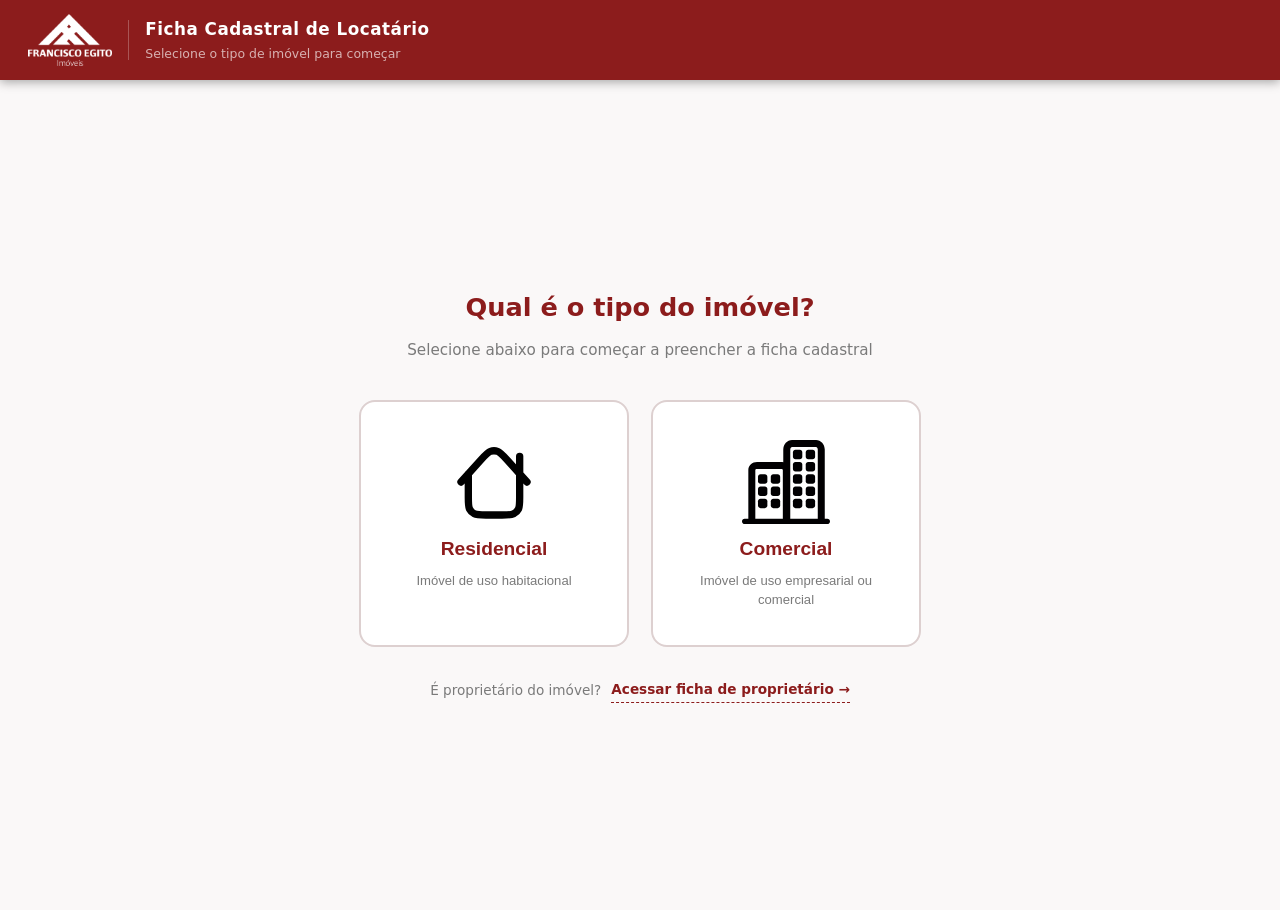
<file: index.html>
<!DOCTYPE html>
<html lang="pt-BR">
<head>
  <link rel="icon" type="image/png" href="assets/logo-francisco-egito.png">
  <meta charset="UTF-8" />
  <meta http-equiv="refresh" content="0; url=formulario.html" />
  <title>Redirecionando…</title>
</head>
<body>
  <script>window.location.replace('formulario.html');</script>
</body>
</html>
</file>
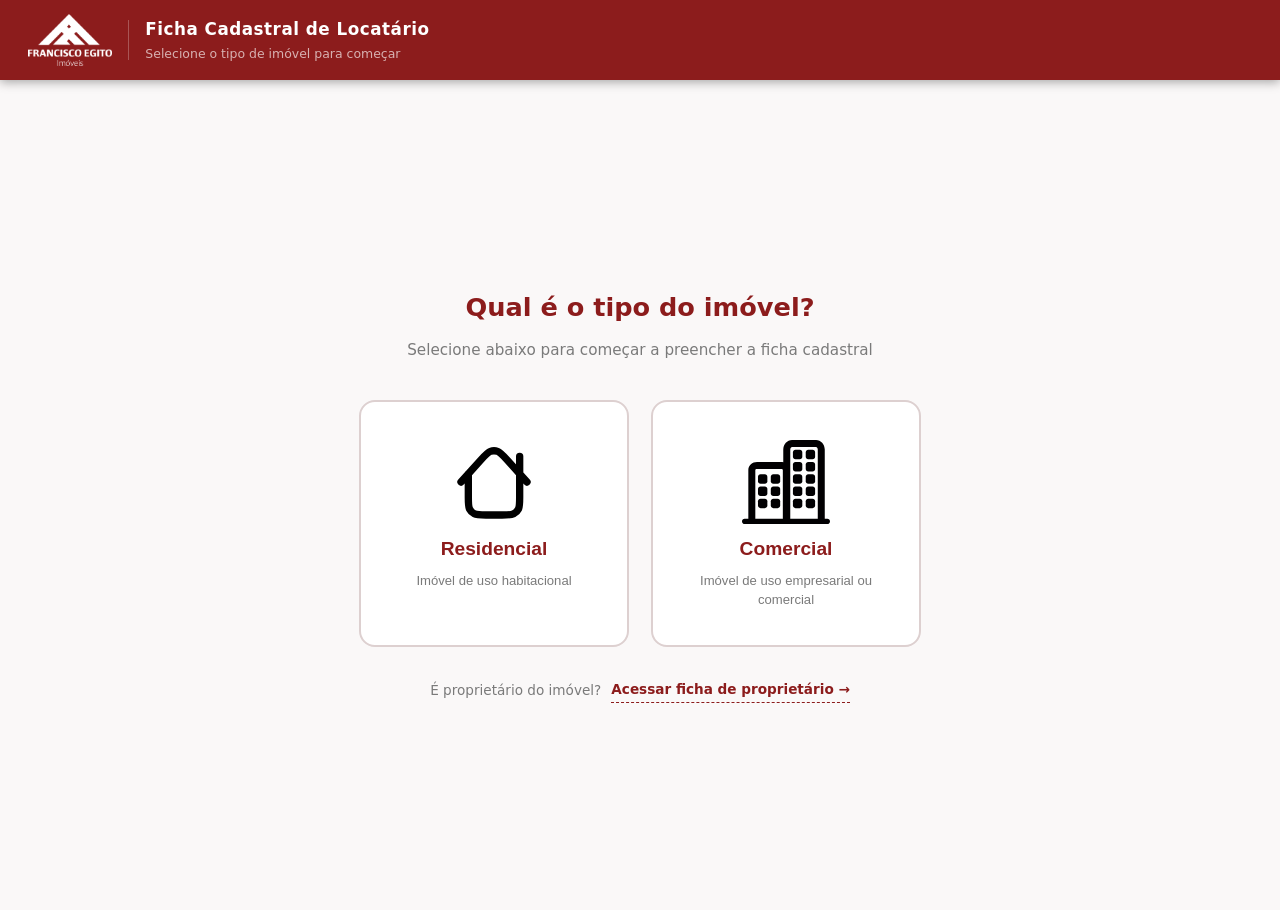
<file: formulario.html>
<!DOCTYPE html>
<html lang="pt-BR">
<head>
  <link rel="icon" type="image/png" href="assets/logo-francisco-egito.png">
  <meta charset="UTF-8" />
  <meta name="viewport" content="width=device-width, initial-scale=1.0" />
  <title>Ficha Cadastral de Locatário</title>
  <link rel="stylesheet" href="styles/formulario.css">
</head>
<body>

<header>
  <div class="logo-wrap">
    <img class="logo-img" src="assets/logo-francisco-egito.png" alt="Francisco Egito Imóveis" />
    <div class="logo-divider"></div>
    <div class="logo-text">
      <h1 id="header-titulo">Ficha Cadastral de Locatário</h1>
      <p id="header-sub">Selecione o tipo de imóvel para começar</p>
    </div>
  </div>
</header>

<!-- ── Seletor de tipo de imóvel ──────────────────────────────── -->
<div id="secao-tipo-imovel">
  <div class="tipo-card-wrap">
    <div class="tipo-titulo">Qual é o tipo do imóvel?</div>
    <div class="tipo-sub">Selecione abaixo para começar a preencher a ficha cadastral</div>
    <div class="tipo-btns">
      <button type="button" class="btn-tipo" onclick="selecionarTipo('residencial')">
        <span class="tipo-icon"><img src="assets/house-chimney-blank-svgrepo-com (2).svg" alt=""></span>
        <span class="tipo-label">Residencial</span>
        <span class="tipo-desc">Imóvel de uso habitacional</span>
      </button>
      <button type="button" class="btn-tipo" onclick="selecionarTipo('comercial')">
        <span class="tipo-icon"><img src="assets/commercial-buldings-svgrepo-com.svg" alt=""></span>
        <span class="tipo-label">Comercial</span>
        <span class="tipo-desc">Imóvel de uso empresarial ou comercial</span>
      </button>
    </div>
    <div class="outro-form-hint">
      <span>É proprietário do imóvel?</span>
      <a href="locador.html" class="outro-form-link">Acessar ficha de proprietário →</a>
    </div>
  </div>
</div>

<div id="aviso-principal" style="display:none;" class="aviso">
  <span class="aviso-icon">⚠️</span>
  <div>
    <strong>Atenção:</strong> Todos os documentos enviados devem estar <strong>legíveis, sem cortes ou reflexos</strong>.
    Fotos desfocadas ou com partes ilegíveis serão rejeitadas. Formatos aceitos: <strong>PDF, JPG e PNG</strong> (máx. 10 MB por arquivo).
  </div>
</div>

<main id="main-form" style="display:none;">
  <form id="form-ficha">

    <!-- ── TIPO DO IMÓVEL (hidden) ───────────────────────── -->
    <input type="hidden" name="tipo_imovel" id="campo-tipo-imovel" value="" />
    <input type="hidden" name="tipo_pessoa" id="campo-tipo-pessoa" value="" />
    <input type="hidden" name="destinacao_pj_ref"  id="campo-destinacao-pj-ref"  value="" />
    <input type="hidden" name="destinacao_pj_tipo" id="campo-destinacao-pj-tipo" value="" />

    <!-- ── DADOS COMERCIAIS (apenas imóvel comercial) ────── -->
    <div class="secao" id="secao-campos-comercial" style="display:none;">
      <div class="secao-titulo">📋 Informações do Contrato Comercial</div>
      <div class="secao-corpo">
        <div class="grid g2">
          <div class="span2">
            <label>Vigência do contrato <span class="obrig">*</span></label>
            <div class="radio-group" style="margin-top:6px;">
              <label><input type="radio" name="vigencia_contrato" value="24 meses" id="vig-24" /> 24 meses</label>
              <label><input type="radio" name="vigencia_contrato" value="36 meses" id="vig-36" /> 36 meses</label>
              <label><input type="radio" name="vigencia_contrato" value="60 meses" id="vig-60" /> 60 meses</label>
            </div>
          </div>
          <div class="span2">
            <label>Ramo de atividade <span class="obrig">*</span></label>
            <input type="text" name="ramo_atividade" id="campo-ramo-atividade" placeholder="Ex: Comércio varejista, Prestação de serviços…" />
          </div>
        </div>
      </div>
    </div>

    <!-- ── DADOS DO IMÓVEL ───────────────────────────────── -->
    <div class="secao">
      <div class="secao-titulo">🏢 Dados do Imóvel</div>
      <div class="secao-corpo">
        <div class="grid g2">
          <div>
            <label>Corretor responsável <span class="obrig">*</span></label>
            <select name="corretor" id="select-corretor" required>
              <option value="">Selecione o corretor</option>
            </select>
          </div>
          <div>
            <label>Código do imóvel <span class="obrig">*</span></label>
            <input type="text" name="codigo_imovel" placeholder="Ex: AP-1042" required />
          </div>
          <div>
            <label>Tem vaga de garagem? <span class="obrig">*</span></label>
            <div class="radio-group">
              <label><input type="radio" name="tem_vaga" value="nao" checked /> Não</label>
              <label><input type="radio" name="tem_vaga" value="sim" /> Sim</label>
            </div>
          </div>
          <div id="campo-qtd-vagas" style="display:none;">
            <label>Quantidade de vagas <span class="obrig">*</span></label>
            <input type="number" name="qtd_vagas" min="1" max="10" placeholder="Ex: 1" />
          </div>
          <div class="span2">
            <label>Tipo de garantia <span class="obrig">*</span></label>
            <div class="radio-group">
              <label><input type="radio" name="tipo_garantia" value="Porto Seguro" required /> Porto Seguro</label>
              <label><input type="radio" name="tipo_garantia" value="LOFT" /> LOFT</label>
              <label><input type="radio" name="tipo_garantia" value="Caução" /> Caução</label>
              <label><input type="radio" name="tipo_garantia" value="Fiador" /> Fiador</label>
            </div>
          </div>
        </div>
      </div>
    </div>

    <!-- ── TIPO DE PESSOA ────────────────────────────────── -->
    <div class="secao" id="secao-tipo-pessoa">
      <div class="secao-titulo">👥 Tipo de Locatário</div>
      <div class="secao-corpo">
        <div style="display:flex;gap:16px;flex-wrap:wrap;">
          <button type="button" class="btn-tipo" id="btn-pf" onclick="selecionarTipoPessoa('pf')" style="flex:1;min-width:180px;padding:20px 16px;">
            <span class="tipo-icon"><img src="assets/person-male-svgrepo-com.svg" alt=""></span>
            <span class="tipo-label">Pessoa Física (PF)</span>
            <span class="tipo-desc">Locatário como pessoa natural</span>
          </button>
          <button type="button" class="btn-tipo" id="btn-pj" onclick="selecionarTipoPessoa('pj')" style="flex:1;min-width:180px;padding:20px 16px;">
            <span class="tipo-icon"><img src="assets/commercial-buldings-svgrepo-com.svg" alt=""></span>
            <span class="tipo-label">Pessoa Jurídica (PJ)</span>
            <span class="tipo-desc">Locatário como empresa ou organização</span>
          </button>
        </div>
      </div>
    </div>

    <!-- ── DADOS DA PESSOA JURÍDICA (apenas PJ) ──────────── -->
    <div class="secao" id="secao-dados-pj" style="display:none;">
      <div class="secao-titulo">🏢 Dados da Pessoa Jurídica</div>
      <div class="secao-corpo">
        <div class="grid g3">
          <div class="span3">
            <label>Razão Social (Nome Empresarial) <span class="obrig">*</span></label>
            <input type="text" name="pj_razao_social" id="campo-pj-razao-social" />
          </div>
          <div>
            <label>CNPJ <span class="obrig">*</span></label>
            <input type="text" name="pj_cnpj" id="campo-pj-cnpj" placeholder="00.000.000/0000-00" maxlength="18" data-mask="cnpj" />
          </div>
          <div>
            <label>Inscrição Estadual ou Municipal</label>
            <input type="text" name="pj_inscricao" id="campo-pj-inscricao" placeholder="Se houver" />
          </div>

          <hr class="separador span3" />
          <div class="span3"><strong style="font-size:.88rem;color:var(--primary)">📄 Documentos da Empresa</strong></div>

          <div>
            <label>Contrato social <span class="obrig">*</span></label>
            <div class="upload-area" id="area-pj-contrato">
              <div class="upload-icon">📋</div>
              <div class="upload-label">PDF, JPG ou PNG — máx. 10 MB</div>
              <div class="upload-name" id="nome-pj-contrato">Nenhum arquivo selecionado</div>
              <input type="file" name="pj_contrato_social" accept=".pdf,.jpg,.jpeg,.png" required data-preview="nome-pj-contrato" data-area="area-pj-contrato" />
            </div>
          </div>
          <div>
            <label>Cartão de CNPJ <span class="obrig">*</span></label>
            <div class="upload-area" id="area-pj-cartao-cnpj">
              <div class="upload-icon">🪪</div>
              <div class="upload-label">PDF, JPG ou PNG — máx. 10 MB</div>
              <div class="upload-name" id="nome-pj-cartao-cnpj">Nenhum arquivo selecionado</div>
              <input type="file" name="pj_cartao_cnpj" accept=".pdf,.jpg,.jpeg,.png" required data-preview="nome-pj-cartao-cnpj" data-area="area-pj-cartao-cnpj" />
            </div>
          </div>
        </div>
      </div>
    </div>

    <!-- ── LOCATÁRIO PRINCIPAL ────────────────────────────── -->
    <div class="secao" id="secao-locatario-principal" style="display:none;">
      <div class="secao-titulo" id="titulo-locatario-principal">👤 Locatário Principal (Responsável financeiro pela locação)</div>
      <div class="secao-corpo">
        <div class="grid g3">
          <div class="span3">
            <label>Nome completo <span class="obrig">*</span></label>
            <input type="text" name="nome" required />
          </div>
          <div>
            <label>CPF <span class="obrig">*</span></label>
            <input type="text" name="cpf" placeholder="000.000.000-00" maxlength="14" data-mask="cpf" required />
          </div>
          <div>
            <label>Estado civil <span class="obrig">*</span></label>
            <select name="estado_civil" required>
              <option value="">Selecione</option>
              <option>Solteiro(a)</option>
              <option>Casado(a)</option>
              <option>Divorciado(a)</option>
              <option>Viúvo(a)</option>
              <option>União estável</option>
            </select>
          </div>
          <div>
            <label>Nacionalidade <span class="obrig">*</span></label>
            <input type="text" name="nacionalidade" value="Brasileiro(a)" required />
          </div>
          <div>
            <label>Profissão <span class="obrig">*</span></label>
            <input type="text" name="profissao" required />
          </div>
          <div>
            <label>E-mail <span class="obrig">*</span></label>
            <input type="email" name="email" required />
          </div>
          <div>
            <label>Celular / WhatsApp <span class="obrig">*</span></label>
            <input type="text" name="celular" placeholder="(00) 00000-0000" maxlength="15" data-mask="tel" required />
          </div>

          <hr class="separador span3" />

          <div class="span3">
            <label>Logradouro (Rua / Avenida / Estrada) <span class="obrig">*</span></label>
            <input type="text" name="endereco_logradouro" placeholder="Ex: Rua das Flores" required />
          </div>
          <div>
            <label>Número <span class="obrig">*</span></label>
            <input type="text" name="endereco_numero" placeholder="Ex: 123" required />
          </div>
          <div>
            <label>Bairro <span class="obrig">*</span></label>
            <input type="text" name="endereco_bairro" required />
          </div>
          <div>
            <label>Complemento</label>
            <input type="text" name="endereco_complemento" placeholder="Apto, Bloco, Casa…" />
          </div>
          <div>
            <label>Lote</label>
            <input type="text" placeholder="Se houver" name="endereco_lote" />
          </div>
          <div>
            <label>Quadra</label>
            <input type="text" placeholder="Se houver" name="endereco_quadra" />
          </div>
          <div>
            <label>CEP <span class="obrig">*</span></label>
            <input type="text" name="cep_atual" placeholder="00000-000" maxlength="9" data-mask="cep" required />
          </div>
          <div>
            <label>Cidade <span class="obrig">*</span></label>
            <input type="text" name="cidade_atual" required />
          </div>
          <div>
            <label>Estado <span class="obrig">*</span></label>
            <select name="estado_atual" required>
              <option value="">UF</option>
              <option>AC</option><option>AL</option><option>AM</option><option>AP</option>
              <option>BA</option><option>CE</option><option>DF</option><option>ES</option>
              <option>GO</option><option>MA</option><option>MG</option><option>MS</option>
              <option>MT</option><option>PA</option><option>PB</option><option>PE</option>
              <option>PI</option><option>PR</option><option>RJ</option><option>RN</option>
              <option>RO</option><option>RR</option><option>RS</option><option>SC</option>
              <option>SE</option><option>SP</option><option>TO</option>
            </select>
          </div>

          <hr class="separador span3" />
          <div class="span3"><strong style="font-size:.88rem;color:var(--primary)">📞 Contato Secundário <span style="font-weight:400;color:var(--muted)">(não pode ser quem está em contrato)</span></strong></div>

          <div>
            <label>Nome completo <span class="obrig">*</span></label>
            <input type="text" name="emerg_nome" required />
          </div>
          <div>
            <label>Celular <span class="obrig">*</span></label>
            <input type="text" name="emerg_cel" placeholder="(00) 00000-0000" maxlength="15" data-mask="tel" required />
          </div>
          <div>
            <label>Grau de parentesco <span class="obrig">*</span></label>
            <input type="text" name="emerg_parentesco" placeholder="Ex: Mãe, Pai, Irmão…" required />
          </div>

          <hr class="separador span3" />
          <div class="span3"><strong style="font-size:.88rem;color:var(--primary)">📄 Documentos</strong></div>

          <div>
            <label>Documento de identificação (RG ou CNH) <span class="obrig">*</span></label>
            <div class="upload-area" id="area-doc-id">
              <div class="upload-icon">📎</div>
              <div class="upload-label">PDF, JPG ou PNG — máx. 10 MB</div>
              <div class="upload-name" id="nome-doc-id">Nenhum arquivo selecionado</div>
              <input type="file" name="doc_identificacao" accept=".pdf,.jpg,.jpeg,.png" required data-preview="nome-doc-id" data-area="area-doc-id" />
            </div>
          </div>
          <div>
            <label>Comprovante de residência <span class="obrig">*</span></label>
            <div class="upload-area" id="area-comp-res">
              <div class="upload-icon">🏠</div>
              <div class="upload-label">PDF, JPG ou PNG — máx. 10 MB</div>
              <div class="upload-name" id="nome-comp-res">Nenhum arquivo selecionado</div>
              <input type="file" name="comprovante_residencia" accept=".pdf,.jpg,.jpeg,.png" required data-preview="nome-comp-res" data-area="area-comp-res" />
            </div>
          </div>
          <div id="wrap-aprovacao-seguro">
            <label>Aprovação do seguro <span class="obrig">*</span></label>
            <div class="upload-area" id="area-aprov-seg">
              <div class="upload-icon">🛡️</div>
              <div class="upload-label">PDF, JPG ou PNG — máx. 10 MB</div>
              <div class="upload-name" id="nome-aprov-seg">Nenhum arquivo selecionado</div>
              <input type="file" name="aprovacao_seguro" accept=".pdf,.jpg,.jpeg,.png" data-preview="nome-aprov-seg" data-area="area-aprov-seg" />
            </div>
          </div>
          <!-- ── Comprovantes de renda (3 últimos meses) + IR (Caução e Fiador) ──── -->
          <div id="wrap-comp-renda-1" style="display:none;">
            <label>Comprovante de renda — mês mais recente <span class="obrig">*</span></label>
            <div class="upload-area" id="area-comp-renda-1">
              <div class="upload-icon">💵</div>
              <div class="upload-label">Contracheque, holerite ou extrato bancário — PDF, JPG ou PNG — máx. 10 MB</div>
              <div class="upload-name" id="nome-comp-renda-1">Nenhum arquivo selecionado</div>
              <input type="file" name="comp_renda_1" accept=".pdf,.jpg,.jpeg,.png" data-preview="nome-comp-renda-1" data-area="area-comp-renda-1" />
            </div>
          </div>
          <div id="wrap-comp-renda-2" style="display:none;">
            <label>Comprovante de renda — mês anterior <span class="obrig">*</span></label>
            <div class="upload-area" id="area-comp-renda-2">
              <div class="upload-icon">💵</div>
              <div class="upload-label">Contracheque, holerite ou extrato bancário — PDF, JPG ou PNG — máx. 10 MB</div>
              <div class="upload-name" id="nome-comp-renda-2">Nenhum arquivo selecionado</div>
              <input type="file" name="comp_renda_2" accept=".pdf,.jpg,.jpeg,.png" data-preview="nome-comp-renda-2" data-area="area-comp-renda-2" />
            </div>
          </div>
          <div id="wrap-comp-renda-3" style="display:none;">
            <label>Comprovante de renda — 2 meses atrás <span class="obrig">*</span></label>
            <div class="upload-area" id="area-comp-renda-3">
              <div class="upload-icon">💵</div>
              <div class="upload-label">Contracheque, holerite ou extrato bancário — PDF, JPG ou PNG — máx. 10 MB</div>
              <div class="upload-name" id="nome-comp-renda-3">Nenhum arquivo selecionado</div>
              <input type="file" name="comp_renda_3" accept=".pdf,.jpg,.jpeg,.png" data-preview="nome-comp-renda-3" data-area="area-comp-renda-3" />
            </div>
          </div>
          <div id="wrap-imposto-renda" style="display:none;">
            <label>Último imposto de renda (IR) <span class="obrig">*</span></label>
            <div class="upload-area" id="area-imposto-renda">
              <div class="upload-icon">📋</div>
              <div class="upload-label">PDF, JPG ou PNG — máx. 10 MB</div>
              <div class="upload-name" id="nome-imposto-renda">Nenhum arquivo selecionado</div>
              <input type="file" name="imposto_renda" accept=".pdf,.jpg,.jpeg,.png" data-preview="nome-imposto-renda" data-area="area-imposto-renda" />
            </div>
          </div>
        </div>
      </div>
    </div>

    <!-- ── FIADOR (apenas quando garantia = Fiador) ─────────────── -->
    <div class="secao" id="secao-fiador" style="display:none;">
      <div class="secao-titulo">🏠 Dados do Fiador</div>
      <div class="secao-corpo">
        <div class="grid g3">
          <div class="span3">
            <label>Nome completo <span class="obrig">*</span></label>
            <input type="text" name="fiador_nome" class="fiador-req" />
          </div>
          <div>
            <label>CPF <span class="obrig">*</span></label>
            <input type="text" name="fiador_cpf" placeholder="000.000.000-00" maxlength="14" data-mask="cpf" class="fiador-req" />
          </div>
          <div>
            <label>Estado civil <span class="obrig">*</span></label>
            <select name="fiador_estado_civil" class="fiador-req">
              <option value="">Selecione</option>
              <option>Solteiro(a)</option>
              <option>Casado(a)</option>
              <option>Divorciado(a)</option>
              <option>Viúvo(a)</option>
              <option>União estável</option>
            </select>
          </div>
          <div>
            <label>Nacionalidade <span class="obrig">*</span></label>
            <input type="text" name="fiador_nacionalidade" value="Brasileiro(a)" class="fiador-req" />
          </div>
          <div>
            <label>Profissão <span class="obrig">*</span></label>
            <input type="text" name="fiador_profissao" class="fiador-req" />
          </div>
          <div>
            <label>E-mail <span class="obrig">*</span></label>
            <input type="email" name="fiador_email" class="fiador-req" />
          </div>
          <div>
            <label>Celular / WhatsApp <span class="obrig">*</span></label>
            <input type="text" name="fiador_celular" placeholder="(00) 00000-0000" maxlength="15" data-mask="tel" class="fiador-req" />
          </div>

          <hr class="separador span3" />

          <div class="span3">
            <label>Logradouro (Rua / Avenida / Estrada) <span class="obrig">*</span></label>
            <input type="text" name="fiador_logradouro" placeholder="Ex: Rua das Flores" class="fiador-req" />
          </div>
          <div>
            <label>Número <span class="obrig">*</span></label>
            <input type="text" name="fiador_numero" placeholder="Ex: 123" class="fiador-req" />
          </div>
          <div>
            <label>Bairro <span class="obrig">*</span></label>
            <input type="text" name="fiador_bairro" class="fiador-req" />
          </div>
          <div>
            <label>Complemento</label>
            <input type="text" name="fiador_complemento" placeholder="Apto, Bloco, Casa…" />
          </div>
          <div>
            <label>CEP <span class="obrig">*</span></label>
            <input type="text" name="fiador_cep" placeholder="00000-000" maxlength="9" data-mask="cep" class="fiador-req" />
          </div>
          <div>
            <label>Cidade <span class="obrig">*</span></label>
            <input type="text" name="fiador_cidade" class="fiador-req" />
          </div>
          <div>
            <label>Estado <span class="obrig">*</span></label>
            <select name="fiador_uf" class="fiador-req">
              <option value="">UF</option>
              <option>AC</option><option>AL</option><option>AM</option><option>AP</option>
              <option>BA</option><option>CE</option><option>DF</option><option>ES</option>
              <option>GO</option><option>MA</option><option>MG</option><option>MS</option>
              <option>MT</option><option>PA</option><option>PB</option><option>PE</option>
              <option>PI</option><option>PR</option><option>RJ</option><option>RN</option>
              <option>RO</option><option>RR</option><option>RS</option><option>SC</option>
              <option>SE</option><option>SP</option><option>TO</option>
            </select>
          </div>

          <hr class="separador span3" />
          <div class="span3"><strong style="font-size:.88rem;color:var(--primary)">📄 Documentos do Fiador</strong></div>

          <div>
            <label>Documento de identificação (RG ou CNH) <span class="obrig">*</span></label>
            <div class="upload-area" id="area-fiador-doc">
              <div class="upload-icon">📎</div>
              <div class="upload-label">PDF, JPG ou PNG — máx. 10 MB</div>
              <div class="upload-name" id="nome-fiador-doc">Nenhum arquivo selecionado</div>
              <input type="file" name="fiador_doc" accept=".pdf,.jpg,.jpeg,.png" class="fiador-req" data-preview="nome-fiador-doc" data-area="area-fiador-doc" />
            </div>
          </div>
          <div>
            <label>Comprovante de residência <span class="obrig">*</span></label>
            <div class="upload-area" id="area-fiador-res">
              <div class="upload-icon">🏠</div>
              <div class="upload-label">PDF, JPG ou PNG — máx. 10 MB</div>
              <div class="upload-name" id="nome-fiador-res">Nenhum arquivo selecionado</div>
              <input type="file" name="fiador_comp_residencia" accept=".pdf,.jpg,.jpeg,.png" class="fiador-req" data-preview="nome-fiador-res" data-area="area-fiador-res" />
            </div>
          </div>
          <div>
            <label>Aprovação do seguro <span class="obrig">*</span></label>
            <div class="upload-area" id="area-fiador-aprov-seg">
              <div class="upload-icon">🛡️</div>
              <div class="upload-label">PDF, JPG ou PNG — máx. 10 MB</div>
              <div class="upload-name" id="nome-fiador-aprov-seg">Nenhum arquivo selecionado</div>
              <input type="file" name="fiador_aprovacao_seguro" accept=".pdf,.jpg,.jpeg,.png" class="fiador-req" data-preview="nome-fiador-aprov-seg" data-area="area-fiador-aprov-seg" />
            </div>
          </div>
          <div>
            <label>Comprovante de renda — mês mais recente <span class="obrig">*</span></label>
            <div class="upload-area" id="area-fiador-renda-1">
              <div class="upload-icon">💵</div>
              <div class="upload-label">Contracheque, holerite ou extrato bancário — PDF, JPG ou PNG — máx. 10 MB</div>
              <div class="upload-name" id="nome-fiador-renda-1">Nenhum arquivo selecionado</div>
              <input type="file" name="fiador_comp_renda_1" accept=".pdf,.jpg,.jpeg,.png" class="fiador-req" data-preview="nome-fiador-renda-1" data-area="area-fiador-renda-1" />
            </div>
          </div>
          <div>
            <label>Comprovante de renda — mês anterior <span class="obrig">*</span></label>
            <div class="upload-area" id="area-fiador-renda-2">
              <div class="upload-icon">💵</div>
              <div class="upload-label">Contracheque, holerite ou extrato bancário — PDF, JPG ou PNG — máx. 10 MB</div>
              <div class="upload-name" id="nome-fiador-renda-2">Nenhum arquivo selecionado</div>
              <input type="file" name="fiador_comp_renda_2" accept=".pdf,.jpg,.jpeg,.png" class="fiador-req" data-preview="nome-fiador-renda-2" data-area="area-fiador-renda-2" />
            </div>
          </div>
          <div>
            <label>Comprovante de renda — 2 meses atrás <span class="obrig">*</span></label>
            <div class="upload-area" id="area-fiador-renda-3">
              <div class="upload-icon">💵</div>
              <div class="upload-label">Contracheque, holerite ou extrato bancário — PDF, JPG ou PNG — máx. 10 MB</div>
              <div class="upload-name" id="nome-fiador-renda-3">Nenhum arquivo selecionado</div>
              <input type="file" name="fiador_comp_renda_3" accept=".pdf,.jpg,.jpeg,.png" class="fiador-req" data-preview="nome-fiador-renda-3" data-area="area-fiador-renda-3" />
            </div>
          </div>
          <div>
            <label>Último imposto de renda (IR) <span class="obrig">*</span></label>
            <div class="upload-area" id="area-fiador-ir">
              <div class="upload-icon">📋</div>
              <div class="upload-label">PDF, JPG ou PNG — máx. 10 MB</div>
              <div class="upload-name" id="nome-fiador-ir">Nenhum arquivo selecionado</div>
              <input type="file" name="fiador_imposto_renda" accept=".pdf,.jpg,.jpeg,.png" class="fiador-req" data-preview="nome-fiador-ir" data-area="area-fiador-ir" />
            </div>
          </div>
          <div>
            <label>RGI do imóvel <span class="obrig">*</span></label>
            <div class="upload-area" id="area-fiador-imovel">
              <div class="upload-icon">🏡</div>
              <div class="upload-label">Emitido nos últimos 30 dias — PDF, JPG ou PNG — máx. 10 MB</div>
              <div class="upload-name" id="nome-fiador-imovel">Nenhum arquivo selecionado</div>
              <input type="file" name="fiador_imovel_doc" accept=".pdf,.jpg,.jpeg,.png" class="fiador-req" data-preview="nome-fiador-imovel" data-area="area-fiador-imovel" />
            </div>
          </div>
          <div class="span3" style="background:#fff7ed;border:1.5px solid #fed7aa;border-radius:8px;padding:12px 16px;">
            <p style="font-size:.85rem;color:#9a3412;margin:0;">⚠️ <strong>Atenção:</strong> O imóvel de propriedade do fiador deve estar registrado no <strong>estado do Rio de Janeiro</strong>.</p>
          </div>
        </div>
      </div>
    </div>

    <!-- ── SÓCIOS ADICIONAIS PJ (dinâmico) ──────────────── -->
    <div id="container-socios" style="display:none;"></div>

    <!-- Pergunta: adicionar outro sócio -->
    <div class="secao" id="secao-pergunta-socio" style="display:none;">
      <div class="secao-titulo">🤝 Sócios Adicionais</div>
      <div class="secao-corpo">
        <p style="font-size:.95rem;">Há outro sócio além do Representante Legal?</p>
        <div class="btn-sim-nao">
          <button type="button" class="btn-sim" onclick="adicionarSocio()">✔ Sim</button>
          <button type="button" class="btn-nao" onclick="finalizarSocios()">✘ Não</button>
        </div>
      </div>
    </div>

    <!-- ── DESTINAÇÃO DO IMÓVEL (apenas PJ Residencial) ─────── -->
    <div class="secao" id="secao-destinacao-imovel" style="display:none;">
      <div class="secao-titulo">🏡 Destinação do Imóvel</div>
      <div class="secao-corpo">
        <p style="font-size:.95rem;margin-bottom:20px;">O imóvel será alugado com destinação a quem?</p>
        <div style="display:flex;gap:16px;flex-wrap:wrap;">
          <button type="button" class="btn-tipo" onclick="selecionarDestinacaoMembro()" style="flex:1;min-width:200px;padding:20px 16px;">
            <span class="tipo-icon">👥</span>
            <span class="tipo-label">Um membro da empresa</span>
            <span class="tipo-desc">Representante legal, sócio, diretor, gerente ou outro integrante</span>
          </button>
          <button type="button" class="btn-tipo" onclick="selecionarDestinacaoTerceiro()" style="flex:1;min-width:200px;padding:20px 16px;">
            <span class="tipo-icon">👤</span>
            <span class="tipo-label">Um terceiro</span>
            <span class="tipo-desc">Sem vínculo com a empresa</span>
          </button>
        </div>
      </div>
    </div>

    <!-- ── SELETOR DE MEMBRO PJ ──────────────────────────────── -->
    <div class="secao" id="secao-selecionar-membro" style="display:none;">
      <div class="secao-titulo">🔄 Reaproveitar dados cadastrados</div>
      <div class="secao-corpo">
        <label style="display:block;margin-bottom:10px;font-size:.9rem;">Selecione um membro já cadastrado, ou escolha <strong>Outro membro</strong> para inserir alguém novo:</label>
        <select id="select-membro-pj" onchange="preencherLocatarioPJDeMembro()" style="width:100%;padding:10px 12px;border:1.5px solid var(--border);border-radius:8px;font-size:.95rem;font-family:inherit;color:var(--text);">
          <option value="">— Preencher manualmente —</option>
        </select>
      </div>
    </div>

    <!-- ── LOCATÁRIO PJ (ocupante do imóvel) ─────────────────── -->
    <div class="secao" id="secao-locatario-pj" style="display:none;">
      <div class="secao-titulo">👤 Locatário (Ocupante do Imóvel)</div>
      <div class="secao-corpo" id="corpo-locatario-pj"></div>
    </div>

    <!-- ── CONFIRMAR LOCATÁRIO PJ ──────────────────────────── -->
    <div class="secao" id="secao-confirmar-locatario-pj" style="display:none;">
      <div class="secao-corpo">
        <div class="btn-sim-nao">
          <button type="button" class="btn-sim" onclick="confirmarLocatarioPJ()">✔ Confirmar e continuar</button>
        </div>
      </div>
    </div>

    <!-- ── CÔNJUGE ─────────────────────────────────────────── -->
    <div class="secao" id="secao-conjuge" style="display:none;">
      <div class="secao-titulo">💑 Cônjuge / Companheiro(a)</div>
      <div class="secao-corpo">
        <label style="margin-bottom:8px;">Há cônjuge ou companheiro(a)? <span class="obrig">*</span></label>
        <div class="radio-group">
          <label><input type="radio" name="tem_conjuge" value="nao" checked /> Não</label>
          <label><input type="radio" name="tem_conjuge" value="sim" /> Sim</label>
        </div>
        <div id="campos-conjuge" style="display:none; margin-top:20px;">
          <div class="grid g3">
            <div class="span3">
              <label>Nome completo <span class="obrig">*</span></label>
              <input type="text" name="conj_nome" />
            </div>
            <div>
              <label>CPF <span class="obrig">*</span></label>
              <input type="text" name="conj_cpf" placeholder="000.000.000-00" maxlength="14" data-mask="cpf" />
            </div>
            <div>
              <label>Nacionalidade <span class="obrig">*</span></label>
              <input type="text" name="conj_nacionalidade" value="Brasileiro(a)" />
            </div>
            <div>
              <label>Profissão <span class="obrig">*</span></label>
              <input type="text" name="conj_profissao" />
            </div>
            <div>
              <label>E-mail <span class="obrig">*</span></label>
              <input type="email" name="conj_email" />
            </div>
            <div>
              <label>Celular <span class="obrig">*</span></label>
              <input type="text" name="conj_celular" placeholder="(00) 00000-0000" maxlength="15" data-mask="tel" />
            </div>
            <div>
              <label>Documento de identificação (RG ou CNH) <span class="obrig">*</span></label>
              <div class="upload-area" id="area-conj-doc">
                <div class="upload-icon">📎</div>
                <div class="upload-label">PDF, JPG ou PNG — máx. 10 MB</div>
                <div class="upload-name" id="nome-conj-doc">Nenhum arquivo selecionado</div>
                <input type="file" name="conj_doc" accept=".pdf,.jpg,.jpeg,.png" data-preview="nome-conj-doc" data-area="area-conj-doc" />
              </div>
            </div>
          </div>
        </div>
      </div>
    </div>

    <!-- ── LOCATÁRIOS ADICIONAIS (dinâmico) ──────────────── -->
    <div id="container-locatarios-adicionais" style="display:none;"></div>

    <!-- Pergunta: adicionar outro locatário -->
    <div class="secao" id="secao-pergunta-locatario" style="display:none;">
      <div class="secao-titulo">👥 Locatários Adicionais</div>
      <div class="secao-corpo">
        <p style="font-size:.95rem;">Deseja adicionar outro locatário ao contrato?</p>
        <div class="btn-sim-nao">
          <button type="button" class="btn-sim" onclick="adicionarLocatario()">✔ Sim</button>
          <button type="button" class="btn-nao" onclick="finalizarLocatarios()">✘ Não</button>
        </div>
      </div>
    </div>

    <!-- ── VENCIMENTO DO BOLETO (oculto até finalizar) ──── -->
    <div class="secao" id="secao-vencimento-boleto" style="display:none;">
      <div class="secao-titulo">📅 Data de Vencimento do Boleto</div>
      <div class="secao-corpo">
        <label style="margin-bottom:8px;">Escolha a data de vencimento do boleto <span class="obrig">*</span></label>
        <div class="radio-group">
          <label><input type="radio" name="vencimento_boleto" value="Dia 5" required /> Dia 5</label>
          <label><input type="radio" name="vencimento_boleto" value="Dia 15" /> Dia 15</label>
          <label><input type="radio" name="vencimento_boleto" value="Dia 20" /> Dia 20</label>
        </div>
      </div>
    </div>

    <!-- ── TIPO DE ASSINATURA (oculto até finalizar locatários) -->
    <div class="secao" id="secao-assinatura" style="display:none;">
      <div class="secao-titulo">✍️ Tipo de Assinatura</div>
      <div class="secao-corpo">
        <p style="font-size:.88rem;color:var(--muted);margin-bottom:16px;">Escolha como deseja assinar o contrato:</p>
        <div class="assinatura-opcoes">
          <label class="assinatura-card">
            <input type="radio" name="tipo_assinatura" value="fisica" required />
            <div>
              <div class="assinatura-card-titulo">🖨️ Assinatura Física</div>
              <div class="assinatura-card-desc">
                Imprima o contrato, assine e leve ao cartório para reconhecimento de firma de todas as partes.
                Sem custo adicional por este canal.
              </div>
            </div>
          </label>
          <label class="assinatura-card">
            <input type="radio" name="tipo_assinatura" value="digital" />
            <div>
              <div class="assinatura-card-titulo">💻 Assinatura Digital <span class="tag-preco">R$ 29,00 / assinatura</span></div>
              <div class="assinatura-card-desc">
                Assine pelo celular ou computador com total validade jurídica (Lei nº 14.063/2020 e MP 2.200-2/2001).
                Cobrado R$ 29,00 por assinatura de cada parte envolvida no contrato.
              </div>
            </div>
          </label>
        </div>
      </div>
    </div>

    <!-- ── DECLARAÇÃO FINAL (oculto até finalizar locatários) -->
    <div class="secao" id="secao-declaracao" style="display:none;">
      <div class="secao-titulo">📋 Declaração Final</div>
      <div class="secao-corpo">
        <p style="font-size:.9rem;line-height:1.8;margin-bottom:16px;">
          Declaro que todas as informações prestadas neste formulário são verdadeiras e que os documentos enviados são
          autênticos. Estou ciente de que a prestação de informações falsas pode acarretar responsabilidade civil e criminal,
          bem como a rescisão imediata do contrato de locação.
        </p>
        <label style="display:flex;align-items:center;gap:10px;cursor:pointer;">
          <input type="checkbox" name="aceite_declaracao" id="aceite-declaracao" style="width:auto;accent-color:var(--primary);" required />
          <span style="font-size:.9rem;font-weight:600;">Li e concordo com a declaração acima. <span class="obrig">*</span></span>
        </label>
      </div>
    </div>

    <div id="status-envio"></div>

    <div id="btn-enviar-wrap" style="display:none;">
      <button type="submit" class="btn-enviar" id="btn-enviar">
        <span>📤</span> Enviar Ficha Cadastral
      </button>
    </div>

  </form>
</main>

<div class="overlay" id="overlay-sucesso">
  <div class="modal-msg">
    <div class="icon">✅</div>
    <h2>Ficha enviada com sucesso!</h2>
    <p>Seus dados foram recebidos. Nossa equipe entrará em contato em breve.<br /><br />
    Guarde o número do seu protocolo:</p>
    <p style="font-size:1.5rem;font-weight:800;color:var(--primary);margin-top:10px;" id="num-protocolo">—</p>
    <button type="button" id="btn-copiar-protocolo"
      onclick="copiarProtocolo()"
      style="margin-top:14px;padding:10px 24px;background:var(--primary);color:#fff;border:none;border-radius:8px;font-size:.9rem;font-weight:700;cursor:pointer;">
      📋 Copiar protocolo
    </button>
  </div>
</div>

<footer id="footer-form" style="display:none;">Formulário de Locação &copy; 2026 Gabriel Araújo</footer>

<script src="scripts/formulario.js"></script>
</body>
</html>
</file>
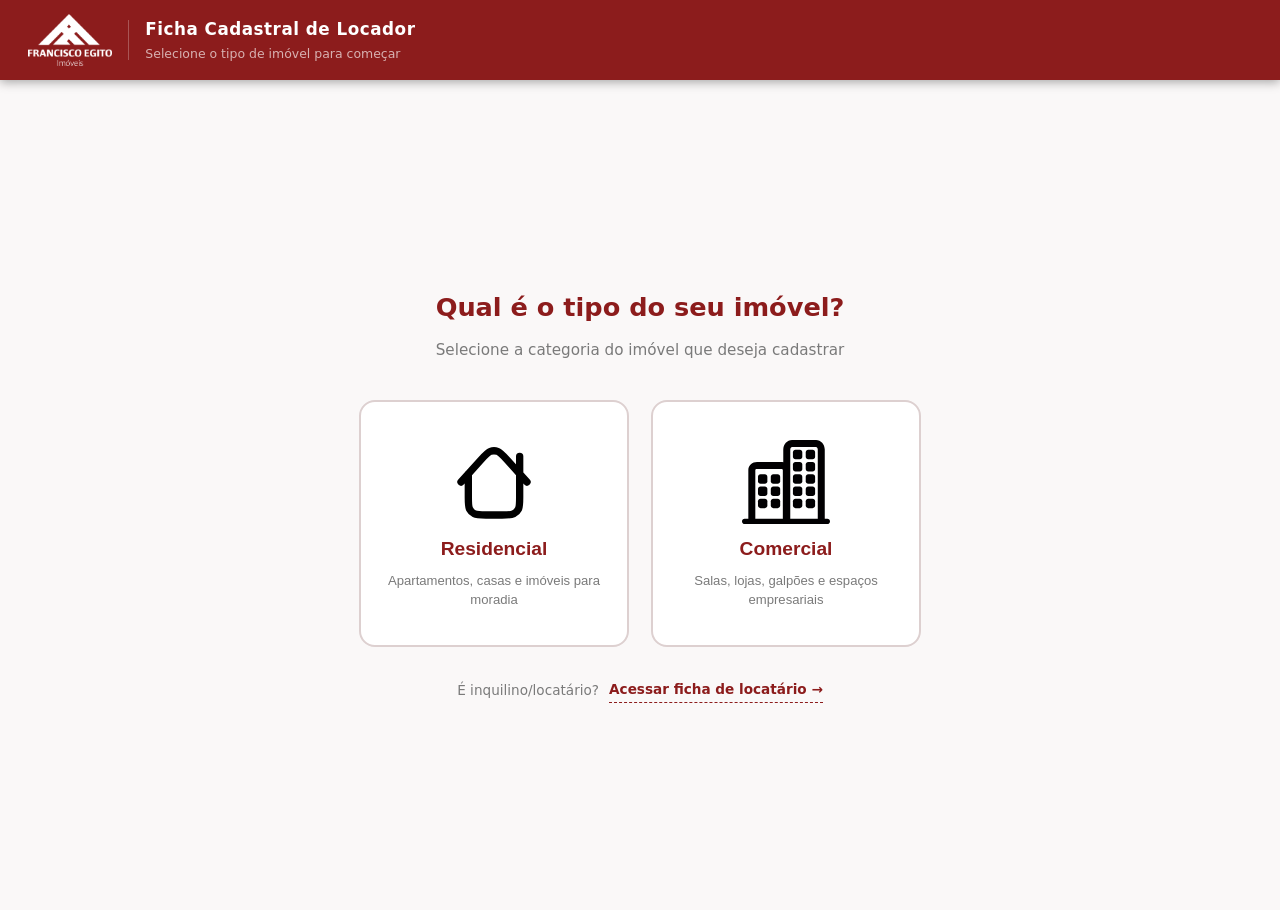
<file: locador.html>
<!DOCTYPE html>
<html lang="pt-BR">
<head>
  <link rel="icon" type="image/png" href="favicon-simbolo.png">
  <meta charset="UTF-8" />
  <meta name="viewport" content="width=device-width, initial-scale=1.0" />
  <title>Ficha Cadastral de Locador</title>
  <link rel="stylesheet" href="styles/formulario.css">
</head>
<body>

<header>
  <div class="logo-wrap">
    <img class="logo-img" src="assets/logo-francisco-egito.png" alt="Francisco Egito Imóveis" />
    <div class="logo-divider"></div>
    <div class="logo-text">
      <h1 id="header-titulo">Ficha Cadastral de Locador</h1>
      <p id="header-sub">Selecione o tipo de imóvel para começar</p>
    </div>
  </div>
</header>

<!-- ── Seleção de tipo de imóvel ─────────────────────────── -->
<div id="secao-tipo-imovel">
  <div class="tipo-card-wrap">
    <div class="tipo-titulo">Qual é o tipo do seu imóvel?</div>
    <div class="tipo-sub">Selecione a categoria do imóvel que deseja cadastrar</div>
    <div class="tipo-btns">
      <button type="button" class="btn-tipo" onclick="selecionarTipo('residencial')">
        <span class="tipo-icon"><img src="assets/house-chimney-blank-svgrepo-com (2).svg" alt=""></span>
        <span class="tipo-label">Residencial</span>
        <span class="tipo-desc">Apartamentos, casas e imóveis para moradia</span>
      </button>
      <button type="button" class="btn-tipo" onclick="selecionarTipo('comercial')">
        <span class="tipo-icon"><img src="assets/commercial-buldings-svgrepo-com.svg" alt=""></span>
        <span class="tipo-label">Comercial</span>
        <span class="tipo-desc">Salas, lojas, galpões e espaços empresariais</span>
      </button>
    </div>
    <div class="outro-form-hint">
      <span>É inquilino/locatário?</span>
      <a href="formulario.html" class="outro-form-link">Acessar ficha de locatário →</a>
    </div>
  </div>
</div>

<!-- ── Seleção de tipo específico ────────────────────────── -->
<div id="secao-tipo-especifico" style="display:none;">
  <div class="tipo-card-wrap tipo-card-wrap-lg">
    <button type="button" class="btn-voltar-tipo" onclick="voltarTipoImovel()">← Voltar</button>
    <div class="tipo-titulo" id="titulo-tipo-esp">Qual é o tipo do imóvel?</div>
    <div class="tipo-sub">Selecione a opção que melhor descreve o imóvel</div>
    <div class="tipo-btns-grid" id="btns-tipo-esp"></div>
  </div>
</div>

<!-- ── Seleção de condição do imóvel ─────────────────────────── -->
<div id="secao-condicao-imovel" style="display:none;">
  <div class="tipo-card-wrap">
    <button type="button" class="btn-voltar-tipo" onclick="voltarCondicaoImovel()">← Voltar</button>
    <div class="tipo-titulo">O imóvel é novo ou usado?</div>
    <div class="tipo-sub">Essa informação define quais documentos são obrigatórios</div>
    <div class="tipo-btns">
      <button type="button" class="btn-tipo" onclick="selecionarCondicaoImovel('novo')">
        <span class="tipo-icon"><svg viewBox="0 0 24 24" fill="none" stroke="currentColor" stroke-width="1.5" stroke-linecap="round" stroke-linejoin="round"><rect x="3" y="17" width="18" height="4" rx="1"/><polyline points="6,17 6,10 12,4 18,10 18,17"/><line x1="9" y1="17" x2="9" y2="12"/><line x1="15" y1="17" x2="15" y2="12"/><line x1="9" y1="12" x2="15" y2="12"/><line x1="2" y1="10" x2="22" y2="10"/></svg></span>
        <span class="tipo-label">Novo / Lançamento</span>
        <span class="tipo-desc">Imóvel recém-construído ou em lançamento</span>
      </button>
      <button type="button" class="btn-tipo" onclick="selecionarCondicaoImovel('usado')">
        <span class="tipo-icon"><svg viewBox="0 0 24 24" fill="none" stroke="currentColor" stroke-width="1.5" stroke-linecap="round" stroke-linejoin="round"><polyline points="3,12 12,3 21,12"/><path d="M5 12v9h14v-9"/><path d="M9 21v-5h6v5"/><polyline points="9,14 11,16 15,12"/></svg></span>
        <span class="tipo-label">Usado / Pronto</span>
        <span class="tipo-desc">Imóvel já habitado ou pronto para uso</span>
      </button>
    </div>
  </div>
</div>

<!-- ── Aviso ───────────────────────────────────────────────── -->
<div id="aviso-principal" style="display:none;" class="aviso">
  <div class="aviso-icon">⚠️</div>
  <div>
    <strong>Atenção:</strong> certifique-se de que todos os documentos estejam
    legíveis antes de fazer o envio. Documentos ilegíveis ou cortados podem
    atrasar o processo de cadastro do imóvel.
  </div>
</div>

<main id="main-form" style="display:none;">
  <form id="form-ficha">

    <input type="hidden" name="tipo_imovel"     id="campo-tipo-imovel"     value="" />
    <input type="hidden" name="tipo_especifico" id="campo-tipo-especifico" value="" />
    <input type="hidden" name="tipo_cadastro"   value="locador" />
    <input type="hidden" name="form_key"        value="CADASTRO_LOCADOR_2025" />
    <input type="hidden" name="tipo_locador"    id="campo-tipo-locador"       value="" />
    <input type="hidden" name="imovel_condicao" id="campo-imovel-condicao"    value="" />

    <!-- ── DADOS DO IMÓVEL ────────────────────────────────── -->
    <div class="secao" id="secao-dados-imovel">
      <div class="secao-titulo" id="titulo-dados-imovel">🏠 Dados do Imóvel</div>
      <div class="secao-corpo">

        <!-- 1. Campos básicos (residencial) -->
        <div id="dados-imovel-res">
          <strong style="font-size:.88rem;color:var(--primary)">🏠 Características</strong>
          <div class="grid g4" style="margin-top:12px;margin-bottom:4px;">
            <div>
              <label>Quartos <span class="obrig">*</span></label>
              <input type="number" name="imovel_quartos" min="0" max="20" placeholder="0" required />
            </div>
            <div>
              <label>Salas <span class="obrig">*</span></label>
              <input type="number" name="imovel_salas" min="0" max="10" placeholder="0" required />
            </div>
            <div>
              <label>Banheiros <span class="obrig">*</span></label>
              <input type="number" name="imovel_banheiros" min="0" max="20" placeholder="0" required />
            </div>
            <div>
              <label>Vagas de garagem <span class="obrig">*</span></label>
              <input type="number" name="imovel_vagas" min="0" max="20" placeholder="0" required />
            </div>
            <div>
              <label>Área útil (m²)</label>
              <input type="number" name="imovel_metragem" min="1" step="0.01" placeholder="Ex: 75.5" />
            </div>
          </div>
        </div>

        <!-- 1. Campos básicos (comercial) -->
        <div id="dados-imovel-com" style="display:none;">
          <strong style="font-size:.88rem;color:var(--primary)">🏢 Características</strong>
          <div class="grid g4" style="margin-top:12px;margin-bottom:4px;">
            <div>
              <label>Salas / ambientes <span class="obrig">*</span></label>
              <input type="number" name="imovel_salas" min="0" max="100" placeholder="0" />
            </div>
            <div>
              <label>Banheiros <span class="obrig">*</span></label>
              <input type="number" name="imovel_banheiros" min="0" max="50" placeholder="0" />
            </div>
            <div>
              <label>Vagas de garagem <span class="obrig">*</span></label>
              <input type="number" name="imovel_vagas" min="0" max="200" placeholder="0" />
            </div>
            <div>
              <label>Área total (m²) <span class="obrig">*</span></label>
              <input type="number" name="imovel_metragem" min="1" step="0.01" placeholder="Ex: 120" />
            </div>
            <div>
              <label>Pé direito (m)</label>
              <input type="number" name="imovel_pe_direito" min="1" step="0.01" placeholder="Ex: 3.0" />
            </div>
          </div>
        </div>

        <hr class="separador" />

        <!-- 2. Endereço do imóvel -->
        <strong style="font-size:.88rem;color:var(--primary)">📍 Endereço do Imóvel</strong>
        <div class="grid g3" style="margin-top:12px;">
          <div class="span3">
            <label>Logradouro (Rua / Avenida / Estrada) <span class="obrig">*</span></label>
            <input type="text" name="imovel_logradouro" placeholder="Ex: Rua das Flores" required />
          </div>
          <div>
            <label>Número <span class="obrig">*</span></label>
            <input type="text" name="imovel_numero" placeholder="Ex: 123" required />
          </div>
          <div>
            <label>Bairro <span class="obrig">*</span></label>
            <input type="text" name="imovel_bairro" required />
          </div>
          <div>
            <label id="label-imovel-complemento">Complemento</label>
            <input type="text" id="input-imovel-complemento" name="imovel_complemento" placeholder="Apto, Bloco, Casa, Sala…" />
          </div>
          <div id="campo-imovel-lote" style="display:none;">
            <label>Lote</label>
            <input type="text" name="imovel_lote" placeholder="Se houver" />
          </div>
          <div id="campo-imovel-quadra" style="display:none;">
            <label>Quadra</label>
            <input type="text" name="imovel_quadra" placeholder="Se houver" />
          </div>
          <div>
            <label>CEP <span class="obrig">*</span></label>
            <input type="text" name="imovel_cep" placeholder="00000-000" maxlength="9" data-mask="cep" required />
          </div>
          <div>
            <label>Cidade <span class="obrig">*</span></label>
            <input type="text" name="imovel_cidade" required />
          </div>
          <div>
            <label>Estado <span class="obrig">*</span></label>
            <select name="imovel_estado" required>
              <option value="">UF</option>
              <option>AC</option><option>AL</option><option>AM</option><option>AP</option>
              <option>BA</option><option>CE</option><option>DF</option><option>ES</option>
              <option>GO</option><option>MA</option><option>MG</option><option>MS</option>
              <option>MT</option><option>PA</option><option>PB</option><option>PE</option>
              <option>PI</option><option>PR</option><option>RJ</option><option>RN</option>
              <option>RO</option><option>RR</option><option>RS</option><option>SC</option>
              <option>SE</option><option>SP</option><option>TO</option>
            </select>
          </div>
        </div>

        <hr class="separador" />

        <!-- 3. Informações financeiras -->
        <strong style="font-size:.88rem;color:var(--primary)">💰 Informações Financeiras</strong>
        <div class="grid g3" style="margin-top:12px;">
          <div>
            <label>Valor do aluguel <span class="obrig">*</span></label>
            <input type="number" name="imovel_aluguel" min="0" step="0.01" placeholder="Ex: 1500.00" required />
          </div>
          <div>
            <label>Valor do IPTU (mensal) <span class="obrig">*</span></label>
            <input type="number" name="imovel_iptu" min="0" step="0.01" placeholder="Ex: 800.00" required />
          </div>
          <div id="campo-valor-condo" style="display:none;">
            <label>Valor do condomínio (mensal) <span class="obrig">*</span></label>
            <input type="number" name="imovel_valor_condo" min="0" step="0.01" placeholder="Ex: 350.00" />
          </div>
        </div>

        <hr class="separador" />

        <!-- 3. Chaves -->
        <strong style="font-size:.88rem;color:var(--primary)">🔑 Chaves</strong>
        <div class="grid g3" style="margin-top:12px;">
          <div>
            <label>Quantidade de chaves disponíveis <span class="obrig">*</span></label>
            <input type="number" name="imovel_qtd_chaves" min="1" max="20" placeholder="Ex: 2" required />
          </div>
          <div>
            <label>Foto das chaves <span class="obrig">*</span></label>
            <div class="upload-area" id="area-foto-chaves">
              <div class="upload-icon">📷</div>
              <div class="upload-label">JPG, PNG ou PDF — máx. 10 MB</div>
              <div class="upload-name" id="nome-foto-chaves">Nenhum arquivo selecionado</div>
              <input type="file" name="imovel_foto_chaves" accept=".pdf,.jpg,.jpeg,.png" required
                data-preview="nome-foto-chaves" data-area="area-foto-chaves" />
            </div>
          </div>
        </div>

        <hr class="separador" />

        <!-- 4. Controle remoto de garagem / portão -->
        <strong style="font-size:.88rem;color:var(--primary)">📡 Controle de Garagem / Portão</strong>
        <div style="margin-top:12px;">
          <label style="margin-bottom:8px;">Possui controle remoto? <span class="obrig">*</span></label>
          <div class="radio-group">
            <label><input type="radio" name="imovel_tem_controle" value="nao" checked /> Não</label>
            <label><input type="radio" name="imovel_tem_controle" value="sim" /> Sim</label>
          </div>
          <div id="campos-controle" style="display:none;margin-top:16px;">
            <div class="grid g3">
              <div>
                <label>Quantidade de controles <span class="obrig">*</span></label>
                <input type="number" name="imovel_qtd_controles" min="1" max="20" placeholder="Ex: 1" />
              </div>
              <div>
                <label>Foto dos controles <span class="obrig">*</span></label>
                <div class="upload-area" id="area-foto-controles">
                  <div class="upload-icon">📷</div>
                  <div class="upload-label">JPG, PNG ou PDF — máx. 10 MB</div>
                  <div class="upload-name" id="nome-foto-controles">Nenhum arquivo selecionado</div>
                  <input type="file" name="imovel_foto_controles" accept=".pdf,.jpg,.jpeg,.png"
                    data-preview="nome-foto-controles" data-area="area-foto-controles" />
                </div>
              </div>
            </div>
          </div>
        </div>

        <hr class="separador" />

        <!-- 5. Condomínio -->
        <strong style="font-size:.88rem;color:var(--primary)">🏘️ Condomínio</strong>
        <div style="margin-top:12px;">
          <!-- Toggle: apenas para tipos onde condomínio é opcional -->
          <div id="bloco-condo-toggle" style="display:none;">
            <label style="margin-bottom:8px;">Possui condomínio? <span class="obrig">*</span></label>
            <div class="radio-group">
              <label><input type="radio" name="imovel_tem_condo" value="nao" checked /> Não</label>
              <label><input type="radio" name="imovel_tem_condo" value="sim" /> Sim</label>
            </div>
          </div>
          <!-- Campos de condomínio (visíveis quando obrigatório ou quando "sim" foi marcado) -->
          <div id="campos-condo-info" style="display:none;margin-top:16px;">
            <div class="grid g3">
              <div class="span3">
                <label>Nome do condomínio <span class="obrig">*</span></label>
                <input type="text" name="imovel_nome_condo" id="campo-nome-condo" />
              </div>
              <div>
                <label>Água inclusa no condomínio? <span class="obrig">*</span></label>
                <div class="radio-group" style="padding-top:10px;">
                  <label><input type="radio" name="imovel_agua_inclusa" value="nao" id="agua-nao" /> Não</label>
                  <label><input type="radio" name="imovel_agua_inclusa" value="sim" id="agua-sim" /> Sim</label>
                </div>
              </div>
              <div>
                <label>Gás incluso no condomínio? <span class="obrig">*</span></label>
                <div class="radio-group" style="padding-top:10px;">
                  <label><input type="radio" name="imovel_gas_incluso" value="nao" id="gas-nao" /> Não</label>
                  <label><input type="radio" name="imovel_gas_incluso" value="sim" id="gas-sim" /> Sim</label>
                </div>
              </div>
              <div id="bloco-tipo-gas">
                <label>Tipo de gás <span class="obrig">*</span></label>
                <div class="radio-group" style="padding-top:10px;">
                  <label><input type="radio" name="imovel_tipo_gas" value="Gás encanado" /> Gás encanado</label>
                  <label><input type="radio" name="imovel_tipo_gas" value="Botijão" /> Botijão</label>
                </div>
              </div>
            </div>
          </div>
        </div>

        <hr class="separador" />

        <!-- 6. Anexos do imóvel -->
        <strong style="font-size:.88rem;color:var(--primary)">📎 Documentos e Contas do Imóvel</strong>
        <div class="grid g3 grid-uploads" style="margin-top:12px;">
          <div>
            <label>Escritura, matrícula ou contrato de compra e venda <span class="obrig">*</span></label>
            <div class="upload-area" id="area-imovel-doc">
              <div class="upload-icon">📜</div>
              <div class="upload-label">PDF, JPG ou PNG — máx. 10 MB</div>
              <div class="upload-name" id="nome-imovel-doc">Nenhum arquivo selecionado</div>
              <input type="file" name="imovel_doc" accept=".pdf,.jpg,.jpeg,.png" required
                data-preview="nome-imovel-doc" data-area="area-imovel-doc" />
            </div>
          </div>
          <div>
            <label id="label-boleto-iptu">Boleto ou espelho do IPTU</label>
            <div class="upload-area" id="area-boleto-iptu">
              <div class="upload-icon">📄</div>
              <div class="upload-label">PDF, JPG ou PNG — máx. 10 MB</div>
              <div class="upload-name" id="nome-boleto-iptu">Nenhum arquivo selecionado</div>
              <input type="file" name="imovel_boleto_iptu" accept=".pdf,.jpg,.jpeg,.png"
                data-preview="nome-boleto-iptu" data-area="area-boleto-iptu" />
            </div>
          </div>
          <div id="campo-conta-luz">
            <label id="label-conta-luz">Conta de luz atualizada ou foto do medidor</label>
            <div class="upload-area" id="area-conta-luz">
              <div class="upload-icon">💡</div>
              <div class="upload-label">PDF, JPG ou PNG — máx. 10 MB</div>
              <div class="upload-name" id="nome-conta-luz">Nenhum arquivo selecionado</div>
              <input type="file" name="imovel_conta_luz" accept=".pdf,.jpg,.jpeg,.png"
                data-preview="nome-conta-luz" data-area="area-conta-luz" />
            </div>
          </div>
          <div id="campo-boleto-condo" style="display:none;">
            <label id="label-boleto-condo">Boleto do condomínio atualizado</label>
            <div class="upload-area" id="area-boleto-condo">
              <div class="upload-icon">🏘️</div>
              <div class="upload-label">PDF, JPG ou PNG — máx. 10 MB</div>
              <div class="upload-name" id="nome-boleto-condo">Nenhum arquivo selecionado</div>
              <input type="file" name="imovel_boleto_condo" accept=".pdf,.jpg,.jpeg,.png"
                data-preview="nome-boleto-condo" data-area="area-boleto-condo" />
            </div>
          </div>
          <div id="campo-conta-gas">
            <label>Conta de gás</label>
            <div class="upload-area" id="area-conta-gas">
              <div class="upload-icon">🔥</div>
              <div class="upload-label">PDF, JPG ou PNG — máx. 10 MB</div>
              <div class="upload-name" id="nome-conta-gas">Nenhum arquivo selecionado</div>
              <input type="file" name="imovel_conta_gas" accept=".pdf,.jpg,.jpeg,.png"
                data-preview="nome-conta-gas" data-area="area-conta-gas" />
            </div>
          </div>
          <div id="campo-conta-agua" style="display:none;">
            <label id="label-conta-agua">Conta de água</label>
            <div class="upload-area" id="area-conta-agua">
              <div class="upload-icon">💧</div>
              <div class="upload-label">PDF, JPG ou PNG — máx. 10 MB</div>
              <div class="upload-name" id="nome-conta-agua">Nenhum arquivo selecionado</div>
              <input type="file" name="imovel_conta_agua" accept=".pdf,.jpg,.jpeg,.png"
                data-preview="nome-conta-agua" data-area="area-conta-agua" />
            </div>
          </div>
        </div>

      </div>
    </div>

    <!-- ── DADOS DA LOCAÇÃO (corretor e garantias — todos os tipos) ── -->
    <div class="secao" id="secao-dados-locacao">
      <div class="secao-titulo">📋 Dados da Locação</div>
      <div class="secao-corpo">
        <div class="grid g3">
          <div>
            <label>Corretor responsável <span class="obrig">*</span></label>
            <select name="corretor" id="select-corretor" required>
              <option value="">Selecione o corretor</option>
            </select>
          </div>
          <div class="span2">
            <label>Quais garantias são aceitas? <span class="obrig">*</span></label>
            <div class="radio-group" style="margin-top:8px;flex-wrap:wrap;">
              <label><input type="checkbox" name="tipo_garantia" value="Porto Seguro" /> Porto Seguro</label>
              <label><input type="checkbox" name="tipo_garantia" value="LOFT" /> LOFT</label>
              <label><input type="checkbox" name="tipo_garantia" value="Caução" /> Caução</label>
              <label><input type="checkbox" name="tipo_garantia" value="Fiador" /> Fiador</label>
            </div>
          </div>
        </div>
      </div>
    </div>

    <!-- ── CAMPOS EXCLUSIVOS DO COMERCIAL ───────────────────── -->
    <div class="secao" id="secao-campos-comercial" style="display:none;">
      <div class="secao-titulo">🏢 Dados da Locação Comercial</div>
      <div class="secao-corpo">
        <div class="grid g3">
          <div class="span3">
            <label>Quais vigências são aceitas? <span class="obrig">*</span></label>
            <div class="radio-group" style="margin-top:8px;flex-wrap:wrap;">
              <label><input type="checkbox" name="vigencia_contrato" value="24 meses" /> 24 meses</label>
              <label><input type="checkbox" name="vigencia_contrato" value="30 meses" /> 30 meses</label>
              <label><input type="checkbox" name="vigencia_contrato" value="36 meses" /> 36 meses</label>
              <label><input type="checkbox" name="vigencia_contrato" value="48 meses" /> 48 meses</label>
              <label><input type="checkbox" name="vigencia_contrato" value="60 meses" /> 60 meses</label>
            </div>
          </div>
          <div>
            <label>Tem vaga de garagem? <span class="obrig">*</span></label>
            <div class="radio-group">
              <label><input type="radio" name="tem_vaga" value="nao" checked /> Não</label>
              <label><input type="radio" name="tem_vaga" value="sim" /> Sim</label>
            </div>
          </div>
          <div id="campo-qtd-vagas" style="display:none;">
            <label>Quantidade de vagas <span class="obrig">*</span></label>
            <input type="number" name="qtd_vagas" min="1" max="10" placeholder="Ex: 1" />
          </div>
        </div>
      </div>
    </div>

    <!-- ── TIPO DE LOCADOR ──────────────────────────────────── -->
    <div class="secao" id="secao-tipo-locador">
      <div class="secao-titulo">👤 Dados do Locador / Proprietário</div>
      <div class="secao-corpo">
        <p style="font-size:.95rem;margin-bottom:16px;">O proprietário do imóvel é:</p>
        <div style="display:flex;gap:16px;flex-wrap:wrap;">
          <button type="button" class="btn-tipo" id="btn-locador-pf" onclick="selecionarTipoLocador('pf')" style="flex:1;min-width:180px;padding:20px 16px;">
            <span class="tipo-icon"><svg viewBox="0 0 24 24" fill="none" stroke="currentColor" stroke-width="1.5" stroke-linecap="round" stroke-linejoin="round"><circle cx="12" cy="8" r="4"/><path d="M4 20c0-4 3.6-7 8-7s8 3 8 7"/></svg></span>
            <span class="tipo-label">Sou Pessoa Física</span>
            <span class="tipo-desc">Proprietário como pessoa natural</span>
          </button>
          <button type="button" class="btn-tipo" id="btn-locador-pj" onclick="selecionarTipoLocador('pj')" style="flex:1;min-width:180px;padding:20px 16px;">
            <span class="tipo-icon"><svg viewBox="0 0 24 24" fill="none" stroke="currentColor" stroke-width="1.5" stroke-linecap="round" stroke-linejoin="round"><rect x="4" y="2" width="16" height="20" rx="1"/><rect x="7" y="6" width="3" height="3"/><rect x="14" y="6" width="3" height="3"/><rect x="7" y="12" width="3" height="3"/><rect x="14" y="12" width="3" height="3"/><path d="M10 22v-5h4v5"/></svg></span>
            <span class="tipo-label">Sou Pessoa Jurídica</span>
            <span class="tipo-desc">Proprietário como empresa ou organização</span>
          </button>
        </div>
      </div>
    </div>

    <!-- ── DADOS DO LOCADOR (PF) ─────────────────────────── -->
    <div class="secao" id="secao-locador" style="display:none;">
      <div class="secao-titulo">👤 Dados do Locador / Proprietário</div>
      <div class="secao-corpo">
        <div class="grid g3">
          <div class="span3">
            <label>Nome completo <span class="obrig">*</span></label>
            <input type="text" name="nome" required />
          </div>
          <div>
            <label>CPF <span class="obrig">*</span></label>
            <input type="text" name="cpf" placeholder="000.000.000-00" maxlength="14" data-mask="cpf" required />
          </div>
          <div>
            <label>Data de nascimento <span class="obrig">*</span></label>
            <input type="date" name="nascimento" required />
          </div>
          <div>
            <label>Estado civil <span class="obrig">*</span></label>
            <select name="estado_civil" required>
              <option value="">Selecione</option>
              <option>Solteiro(a)</option>
              <option>Casado(a)</option>
              <option>Divorciado(a)</option>
              <option>Viúvo(a)</option>
              <option>União estável</option>
            </select>
          </div>
          <div>
            <label>Nacionalidade <span class="obrig">*</span></label>
            <input type="text" name="nacionalidade" value="Brasileiro(a)" required />
          </div>
          <div>
            <label>Profissão <span class="obrig">*</span></label>
            <input type="text" name="profissao" required />
          </div>
          <div>
            <label>E-mail <span class="obrig">*</span></label>
            <input type="email" name="email" required />
          </div>
          <div>
            <label>Celular / WhatsApp <span class="obrig">*</span></label>
            <input type="text" name="celular" placeholder="(00) 00000-0000" maxlength="15" data-mask="tel" required />
          </div>

          <hr class="separador span3" />

          <div class="span3">
            <label>Logradouro (Rua / Avenida / Estrada) <span class="obrig">*</span></label>
            <input type="text" name="endereco_logradouro" placeholder="Ex: Rua das Flores" required />
          </div>
          <div>
            <label>Número <span class="obrig">*</span></label>
            <input type="text" name="endereco_numero" placeholder="Ex: 123" required />
          </div>
          <div>
            <label>Bairro <span class="obrig">*</span></label>
            <input type="text" name="endereco_bairro" required />
          </div>
          <div>
            <label>Complemento</label>
            <input type="text" name="endereco_complemento" placeholder="Apto, Bloco, Casa…" />
          </div>
          <div>
            <label>Lote</label>
            <input type="text" name="endereco_lote" placeholder="Se houver" />
          </div>
          <div>
            <label>Quadra</label>
            <input type="text" name="endereco_quadra" placeholder="Se houver" />
          </div>
          <div>
            <label>CEP <span class="obrig">*</span></label>
            <input type="text" name="cep_atual" placeholder="00000-000" maxlength="9" data-mask="cep" required />
          </div>
          <div>
            <label>Cidade <span class="obrig">*</span></label>
            <input type="text" name="cidade_atual" required />
          </div>
          <div>
            <label>Estado <span class="obrig">*</span></label>
            <select name="estado_atual" required>
              <option value="">UF</option>
              <option>AC</option><option>AL</option><option>AM</option><option>AP</option>
              <option>BA</option><option>CE</option><option>DF</option><option>ES</option>
              <option>GO</option><option>MA</option><option>MG</option><option>MS</option>
              <option>MT</option><option>PA</option><option>PB</option><option>PE</option>
              <option>PI</option><option>PR</option><option>RJ</option><option>RN</option>
              <option>RO</option><option>RR</option><option>RS</option><option>SC</option>
              <option>SE</option><option>SP</option><option>TO</option>
            </select>
          </div>

          <hr class="separador span3" />
          <div class="span3"><strong style="font-size:.88rem;color:var(--primary)">📞 Contato de Emergência</strong></div>

          <div>
            <label>Nome completo <span class="obrig">*</span></label>
            <input type="text" name="emerg_nome" required />
          </div>
          <div>
            <label>Celular <span class="obrig">*</span></label>
            <input type="text" name="emerg_cel" placeholder="(00) 00000-0000" maxlength="15" data-mask="tel" required />
          </div>
          <div>
            <label>Grau de parentesco <span class="obrig">*</span></label>
            <input type="text" name="emerg_parentesco" placeholder="Ex: Mãe, Pai, Irmão…" required />
          </div>

          <hr class="separador span3" />
          <div class="span3"><strong style="font-size:.88rem;color:var(--primary)">📄 Documentos</strong></div>

          <div>
            <label>Documento de identificação (RG ou CNH) <span class="obrig">*</span></label>
            <div class="upload-area" id="area-doc-id">
              <div class="upload-icon">📎</div>
              <div class="upload-label">PDF, JPG ou PNG — máx. 10 MB</div>
              <div class="upload-name" id="nome-doc-id">Nenhum arquivo selecionado</div>
              <input type="file" name="doc_identificacao" accept=".pdf,.jpg,.jpeg,.png" required
                data-preview="nome-doc-id" data-area="area-doc-id" />
            </div>
          </div>
          <div>
            <label>Comprovante de residência <span class="obrig">*</span></label>
            <div class="upload-area" id="area-comp-res">
              <div class="upload-icon">🏠</div>
              <div class="upload-label">PDF, JPG ou PNG — máx. 10 MB</div>
              <div class="upload-name" id="nome-comp-res">Nenhum arquivo selecionado</div>
              <input type="file" name="comprovante_residencia" accept=".pdf,.jpg,.jpeg,.png" required
                data-preview="nome-comp-res" data-area="area-comp-res" />
            </div>
          </div>
        </div>
      </div>
    </div>

    <!-- ── LOCADORES ADICIONAIS (dinâmico, apenas PF) ──────── -->
    <div id="container-locadores-adicionais"></div>

    <!-- ── PERGUNTA: PRÓXIMO PROPRIETÁRIO ────────────────── -->
    <div class="secao" id="secao-pergunta-locador" style="display:none;">
      <div class="secao-titulo">👥 Proprietários Adicionais</div>
      <div class="secao-corpo">
        <p id="texto-pergunta-locador" style="font-size:.95rem;margin-bottom:16px;"></p>
        <div id="btns-pergunta-locador" class="btn-sim-nao"></div>
      </div>
    </div>

    <!-- ── DADOS DO LOCADOR (PJ) ─────────────────────────── -->
    <div class="secao" id="secao-locador-pj" style="display:none;">
      <div class="secao-titulo">🏢 Dados do Locador / Proprietário (Pessoa Jurídica)</div>
      <div class="secao-corpo">
        <div class="grid g3">
          <div class="span3">
            <label>Razão Social <span class="obrig">*</span></label>
            <input type="text" name="pj_razao_social" />
          </div>
          <div>
            <label>CNPJ <span class="obrig">*</span></label>
            <input type="text" name="pj_cnpj" placeholder="00.000.000/0000-00" maxlength="18" data-mask="cnpj" />
          </div>
          <div>
            <label>Inscrição Estadual</label>
            <input type="text" name="pj_inscricao" placeholder="Se houver" />
          </div>
          <div>
            <label>E-mail da empresa <span class="obrig">*</span></label>
            <input type="email" name="pj_email" />
          </div>
          <div>
            <label>Telefone / WhatsApp <span class="obrig">*</span></label>
            <input type="text" name="pj_celular" placeholder="(00) 00000-0000" maxlength="15" data-mask="tel" />
          </div>

          <hr class="separador span3" />

          <div class="span3">
            <label>Logradouro (Rua / Avenida / Estrada) <span class="obrig">*</span></label>
            <input type="text" name="pj_logradouro" placeholder="Ex: Rua das Flores" />
          </div>
          <div>
            <label>Número <span class="obrig">*</span></label>
            <input type="text" name="pj_numero" placeholder="Ex: 123" />
          </div>
          <div>
            <label>Bairro <span class="obrig">*</span></label>
            <input type="text" name="pj_bairro" />
          </div>
          <div>
            <label>Complemento</label>
            <input type="text" name="pj_complemento" placeholder="Sala, Andar…" />
          </div>
          <div>
            <label>CEP <span class="obrig">*</span></label>
            <input type="text" name="pj_cep" placeholder="00000-000" maxlength="9" data-mask="cep" />
          </div>
          <div>
            <label>Cidade <span class="obrig">*</span></label>
            <input type="text" name="pj_cidade" />
          </div>
          <div>
            <label>Estado <span class="obrig">*</span></label>
            <select name="pj_estado">
              <option value="">UF</option>
              <option>AC</option><option>AL</option><option>AM</option><option>AP</option>
              <option>BA</option><option>CE</option><option>DF</option><option>ES</option>
              <option>GO</option><option>MA</option><option>MG</option><option>MS</option>
              <option>MT</option><option>PA</option><option>PB</option><option>PE</option>
              <option>PI</option><option>PR</option><option>RJ</option><option>RN</option>
              <option>RO</option><option>RR</option><option>RS</option><option>SC</option>
              <option>SE</option><option>SP</option><option>TO</option>
            </select>
          </div>

          <hr class="separador span3" />
          <div class="span3"><strong style="font-size:.88rem;color:var(--primary)">👤 Representante Legal</strong></div>

          <div class="span3">
            <label>Nome completo <span class="obrig">*</span></label>
            <input type="text" name="pj_rep_nome" />
          </div>
          <div>
            <label>CPF <span class="obrig">*</span></label>
            <input type="text" name="pj_rep_cpf" placeholder="000.000.000-00" maxlength="14" data-mask="cpf" />
          </div>
          <div>
            <label>Data de nascimento <span class="obrig">*</span></label>
            <input type="date" name="pj_rep_nascimento" />
          </div>
          <div>
            <label>Estado civil <span class="obrig">*</span></label>
            <select name="pj_rep_estado_civil">
              <option value="">Selecione</option>
              <option>Solteiro(a)</option>
              <option>Casado(a)</option>
              <option>Divorciado(a)</option>
              <option>Viúvo(a)</option>
              <option>União estável</option>
            </select>
          </div>
          <div>
            <label>Nacionalidade <span class="obrig">*</span></label>
            <input type="text" name="pj_rep_nacionalidade" value="Brasileiro(a)" />
          </div>
          <div>
            <label>Profissão <span class="obrig">*</span></label>
            <input type="text" name="pj_rep_profissao" />
          </div>
          <div>
            <label>E-mail <span class="obrig">*</span></label>
            <input type="email" name="pj_rep_email" />
          </div>
          <div>
            <label>Celular / WhatsApp <span class="obrig">*</span></label>
            <input type="text" name="pj_rep_celular" placeholder="(00) 00000-0000" maxlength="15" data-mask="tel" />
          </div>

          <hr class="separador span3" />

          <div class="span3">
            <label>Logradouro (Rua / Avenida / Estrada) <span class="obrig">*</span></label>
            <input type="text" name="pj_rep_logradouro" placeholder="Ex: Rua das Flores" />
          </div>
          <div>
            <label>Número <span class="obrig">*</span></label>
            <input type="text" name="pj_rep_numero" placeholder="Ex: 123" />
          </div>
          <div>
            <label>Bairro <span class="obrig">*</span></label>
            <input type="text" name="pj_rep_bairro" />
          </div>
          <div>
            <label>Complemento</label>
            <input type="text" name="pj_rep_complemento" placeholder="Apto, Bloco, Casa…" />
          </div>
          <div>
            <label>Lote</label>
            <input type="text" name="pj_rep_lote" placeholder="Se houver" />
          </div>
          <div>
            <label>Quadra</label>
            <input type="text" name="pj_rep_quadra" placeholder="Se houver" />
          </div>
          <div>
            <label>CEP <span class="obrig">*</span></label>
            <input type="text" name="pj_rep_cep" placeholder="00000-000" maxlength="9" data-mask="cep" />
          </div>
          <div>
            <label>Cidade <span class="obrig">*</span></label>
            <input type="text" name="pj_rep_cidade" />
          </div>
          <div>
            <label>Estado <span class="obrig">*</span></label>
            <select name="pj_rep_estado">
              <option value="">UF</option>
              <option>AC</option><option>AL</option><option>AM</option><option>AP</option>
              <option>BA</option><option>CE</option><option>DF</option><option>ES</option>
              <option>GO</option><option>MA</option><option>MG</option><option>MS</option>
              <option>MT</option><option>PA</option><option>PB</option><option>PE</option>
              <option>PI</option><option>PR</option><option>RJ</option><option>RN</option>
              <option>RO</option><option>RR</option><option>RS</option><option>SC</option>
              <option>SE</option><option>SP</option><option>TO</option>
            </select>
          </div>

          <hr class="separador span3" />
          <div class="span3"><strong style="font-size:.88rem;color:var(--primary)">📞 Contato de Emergência do Representante</strong></div>

          <div>
            <label>Nome completo <span class="obrig">*</span></label>
            <input type="text" name="pj_rep_emerg_nome" />
          </div>
          <div>
            <label>Celular <span class="obrig">*</span></label>
            <input type="text" name="pj_rep_emerg_cel" placeholder="(00) 00000-0000" maxlength="15" data-mask="tel" />
          </div>
          <div>
            <label>Grau de parentesco <span class="obrig">*</span></label>
            <input type="text" name="pj_rep_emerg_parentesco" placeholder="Ex: Mãe, Pai, Irmão…" />
          </div>

          <hr class="separador span3" />
          <div class="span3"><strong style="font-size:.88rem;color:var(--primary)">📄 Documentos</strong></div>

          <div>
            <label>Contrato social <span class="obrig">*</span></label>
            <div class="upload-area" id="area-pj-contrato-social">
              <div class="upload-icon">📋</div>
              <div class="upload-label">PDF, JPG ou PNG — máx. 10 MB</div>
              <div class="upload-name" id="nome-pj-contrato-social">Nenhum arquivo selecionado</div>
              <input type="file" name="pj_contrato_social" accept=".pdf,.jpg,.jpeg,.png"
                data-preview="nome-pj-contrato-social" data-area="area-pj-contrato-social" />
            </div>
          </div>
          <div>
            <label>Documento do representante legal (RG ou CNH) <span class="obrig">*</span></label>
            <div class="upload-area" id="area-pj-doc-rep">
              <div class="upload-icon">📎</div>
              <div class="upload-label">PDF, JPG ou PNG — máx. 10 MB</div>
              <div class="upload-name" id="nome-pj-doc-rep">Nenhum arquivo selecionado</div>
              <input type="file" name="pj_doc_representante" accept=".pdf,.jpg,.jpeg,.png"
                data-preview="nome-pj-doc-rep" data-area="area-pj-doc-rep" />
            </div>
          </div>
          <div>
            <label>Comprovante de residência do representante <span class="obrig">*</span></label>
            <div class="upload-area" id="area-pj-rep-comp-res">
              <div class="upload-icon">🏠</div>
              <div class="upload-label">PDF, JPG ou PNG — máx. 10 MB</div>
              <div class="upload-name" id="nome-pj-rep-comp-res">Nenhum arquivo selecionado</div>
              <input type="file" name="pj_rep_comp_residencia" accept=".pdf,.jpg,.jpeg,.png"
                data-preview="nome-pj-rep-comp-res" data-area="area-pj-rep-comp-res" />
            </div>
          </div>
        </div>
      </div>
    </div>

    <!-- ── DADOS BANCÁRIOS ──────────────────────────────────── -->
    <div class="secao" id="secao-bancario" style="display:none;">
      <div class="secao-titulo">🏦 Dados Bancários para Repasse do Aluguel</div>
      <div class="secao-corpo">

        <!-- 1. Destinatário do repasse -->
        <label style="margin-bottom:8px;">O repasse do aluguel será realizado para: <span class="obrig">*</span></label>
        <div class="radio-group">
          <label><input type="radio" name="repasse_destinatario" value="proprio" checked required /> Para mim mesmo(a)</label>
          <label><input type="radio" name="repasse_destinatario" value="terceiro" /> Para um terceiro</label>
        </div>

        <!-- Subsessão: dados do terceiro (oculto por padrão) -->
        <div id="bloco-terceiro" style="display:none;">
          <hr class="separador" />
          <strong style="font-size:.88rem;color:var(--primary)">👤 Dados do Beneficiário do Repasse</strong>
          <p style="font-size:.9rem;margin-top:12px;margin-bottom:4px;">O beneficiário é:</p>
          <div style="display:flex;gap:12px;flex-wrap:wrap;margin-top:8px;">
            <button type="button" class="btn-tipo" id="btn-terc-pf" onclick="selecionarTipoTerceiro('pf')" style="flex:1;min-width:160px;padding:16px 12px;">
              <span class="tipo-icon"><svg viewBox="0 0 24 24" fill="none" stroke="currentColor" stroke-width="1.5" stroke-linecap="round" stroke-linejoin="round"><circle cx="12" cy="8" r="4"/><path d="M4 20c0-4 3.6-7 8-7s8 3 8 7"/></svg></span>
              <span class="tipo-label">Pessoa Física</span>
            </button>
            <button type="button" class="btn-tipo" id="btn-terc-pj" onclick="selecionarTipoTerceiro('pj')" style="flex:1;min-width:160px;padding:16px 12px;">
              <span class="tipo-icon"><svg viewBox="0 0 24 24" fill="none" stroke="currentColor" stroke-width="1.5" stroke-linecap="round" stroke-linejoin="round"><rect x="4" y="2" width="16" height="20" rx="1"/><rect x="7" y="6" width="3" height="3"/><rect x="14" y="6" width="3" height="3"/><rect x="7" y="12" width="3" height="3"/><rect x="14" y="12" width="3" height="3"/><path d="M10 22v-5h4v5"/></svg></span>
              <span class="tipo-label">Pessoa Jurídica</span>
            </button>
          </div>

          <!-- Dados do terceiro PF -->
          <div id="dados-terc-pf" style="display:none;">
            <div class="grid g3" style="margin-top:16px;">
              <div class="span3">
                <label>Nome completo <span class="obrig">*</span></label>
                <input type="text" name="terc_nome" />
              </div>
              <div>
                <label>CPF <span class="obrig">*</span></label>
                <input type="text" name="terc_cpf" placeholder="000.000.000-00" maxlength="14" data-mask="cpf" />
              </div>
              <div>
                <label>E-mail <span class="obrig">*</span></label>
                <input type="email" name="terc_email" />
              </div>
              <div>
                <label>Celular <span class="obrig">*</span></label>
                <input type="text" name="terc_cel" placeholder="(00) 00000-0000" maxlength="15" data-mask="tel" />
              </div>

              <hr class="separador span3" />

              <div class="span3">
                <label>Logradouro (Rua / Avenida / Estrada) <span class="obrig">*</span></label>
                <input type="text" name="terc_logradouro" placeholder="Ex: Rua das Flores" />
              </div>
              <div>
                <label>Número <span class="obrig">*</span></label>
                <input type="text" name="terc_numero" placeholder="Ex: 123" />
              </div>
              <div>
                <label>Bairro <span class="obrig">*</span></label>
                <input type="text" name="terc_bairro" />
              </div>
              <div>
                <label>Complemento</label>
                <input type="text" name="terc_complemento" placeholder="Apto, Bloco, Casa…" />
              </div>
              <div>
                <label>Lote</label>
                <input type="text" name="terc_lote" placeholder="Se houver" />
              </div>
              <div>
                <label>Quadra</label>
                <input type="text" name="terc_quadra" placeholder="Se houver" />
              </div>
              <div>
                <label>CEP <span class="obrig">*</span></label>
                <input type="text" name="terc_cep" placeholder="00000-000" maxlength="9" data-mask="cep" />
              </div>
              <div>
                <label>Cidade <span class="obrig">*</span></label>
                <input type="text" name="terc_cidade" />
              </div>
              <div>
                <label>Estado <span class="obrig">*</span></label>
                <select name="terc_estado">
                  <option value="">UF</option>
                  <option>AC</option><option>AL</option><option>AM</option><option>AP</option>
                  <option>BA</option><option>CE</option><option>DF</option><option>ES</option>
                  <option>GO</option><option>MA</option><option>MG</option><option>MS</option>
                  <option>MT</option><option>PA</option><option>PB</option><option>PE</option>
                  <option>PI</option><option>PR</option><option>RJ</option><option>RN</option>
                  <option>RO</option><option>RR</option><option>RS</option><option>SC</option>
                  <option>SE</option><option>SP</option><option>TO</option>
                </select>
              </div>

              <hr class="separador span3" />

              <div class="span3">
                <label>Documento oficial com foto <span class="obrig">*</span></label>
                <div class="upload-area" id="area-terc-doc">
                  <div class="upload-icon">📎</div>
                  <div class="upload-label">PDF, JPG ou PNG — máx. 10 MB</div>
                  <div class="upload-name" id="nome-terc-doc">Nenhum arquivo selecionado</div>
                  <input type="file" name="terc_doc" accept=".pdf,.jpg,.jpeg,.png"
                    data-preview="nome-terc-doc" data-area="area-terc-doc" />
                </div>
              </div>
            </div>
          </div>

          <!-- Dados do terceiro PJ -->
          <div id="dados-terc-pj" style="display:none;">
            <div class="grid g3" style="margin-top:16px;">
              <div class="span3">
                <label>Razão Social <span class="obrig">*</span></label>
                <input type="text" name="terc_pj_razao_social" />
              </div>
              <div>
                <label>CNPJ <span class="obrig">*</span></label>
                <input type="text" name="terc_pj_cnpj" placeholder="00.000.000/0000-00" maxlength="18" data-mask="cnpj" />
              </div>
              <div>
                <label>E-mail <span class="obrig">*</span></label>
                <input type="email" name="terc_pj_email" />
              </div>
              <div>
                <label>Celular <span class="obrig">*</span></label>
                <input type="text" name="terc_pj_cel" placeholder="(00) 00000-0000" maxlength="15" data-mask="tel" />
              </div>

              <hr class="separador span3" />

              <div class="span3">
                <label>Logradouro (Rua / Avenida / Estrada) <span class="obrig">*</span></label>
                <input type="text" name="terc_pj_logradouro" placeholder="Ex: Rua das Flores" />
              </div>
              <div>
                <label>Número <span class="obrig">*</span></label>
                <input type="text" name="terc_pj_numero" placeholder="Ex: 123" />
              </div>
              <div>
                <label>Bairro <span class="obrig">*</span></label>
                <input type="text" name="terc_pj_bairro" />
              </div>
              <div>
                <label>Complemento</label>
                <input type="text" name="terc_pj_complemento" placeholder="Sala, Andar…" />
              </div>
              <div>
                <label>CEP <span class="obrig">*</span></label>
                <input type="text" name="terc_pj_cep" placeholder="00000-000" maxlength="9" data-mask="cep" />
              </div>
              <div>
                <label>Cidade <span class="obrig">*</span></label>
                <input type="text" name="terc_pj_cidade" />
              </div>
              <div>
                <label>Estado <span class="obrig">*</span></label>
                <select name="terc_pj_estado">
                  <option value="">UF</option>
                  <option>AC</option><option>AL</option><option>AM</option><option>AP</option>
                  <option>BA</option><option>CE</option><option>DF</option><option>ES</option>
                  <option>GO</option><option>MA</option><option>MG</option><option>MS</option>
                  <option>MT</option><option>PA</option><option>PB</option><option>PE</option>
                  <option>PI</option><option>PR</option><option>RJ</option><option>RN</option>
                  <option>RO</option><option>RR</option><option>RS</option><option>SC</option>
                  <option>SE</option><option>SP</option><option>TO</option>
                </select>
              </div>

              <hr class="separador span3" />
              <div class="span3"><strong style="font-size:.88rem;color:var(--primary)">📄 Documentos da Empresa</strong></div>

              <div>
                <label>Contrato social <span class="obrig">*</span></label>
                <div class="upload-area" id="area-terc-pj-contrato">
                  <div class="upload-icon">📋</div>
                  <div class="upload-label">PDF, JPG ou PNG — máx. 10 MB</div>
                  <div class="upload-name" id="nome-terc-pj-contrato">Nenhum arquivo selecionado</div>
                  <input type="file" name="terc_pj_contrato_social" accept=".pdf,.jpg,.jpeg,.png"
                    data-preview="nome-terc-pj-contrato" data-area="area-terc-pj-contrato" />
                </div>
              </div>
              <div>
                <label>Documento do representante legal (RG ou CNH) <span class="obrig">*</span></label>
                <div class="upload-area" id="area-terc-pj-doc-rep">
                  <div class="upload-icon">📎</div>
                  <div class="upload-label">PDF, JPG ou PNG — máx. 10 MB</div>
                  <div class="upload-name" id="nome-terc-pj-doc-rep">Nenhum arquivo selecionado</div>
                  <input type="file" name="terc_pj_doc_rep" accept=".pdf,.jpg,.jpeg,.png"
                    data-preview="nome-terc-pj-doc-rep" data-area="area-terc-pj-doc-rep" />
                </div>
              </div>

              <hr class="separador span3" />
              <div class="span3"><strong style="font-size:.88rem;color:var(--primary)">👤 Representante Legal</strong></div>

              <div class="span3">
                <label>Nome completo <span class="obrig">*</span></label>
                <input type="text" name="terc_pj_rep_nome" />
              </div>
              <div>
                <label>CPF <span class="obrig">*</span></label>
                <input type="text" name="terc_pj_rep_cpf" placeholder="000.000.000-00" maxlength="14" data-mask="cpf" />
              </div>
              <div>
                <label>E-mail <span class="obrig">*</span></label>
                <input type="email" name="terc_pj_rep_email" />
              </div>
              <div>
                <label>Celular <span class="obrig">*</span></label>
                <input type="text" name="terc_pj_rep_cel" placeholder="(00) 00000-0000" maxlength="15" data-mask="tel" />
              </div>

              <hr class="separador span3" />

              <div class="span3">
                <label>Logradouro (Rua / Avenida / Estrada) <span class="obrig">*</span></label>
                <input type="text" name="terc_pj_rep_logradouro" placeholder="Ex: Rua das Flores" />
              </div>
              <div>
                <label>Número <span class="obrig">*</span></label>
                <input type="text" name="terc_pj_rep_numero" placeholder="Ex: 123" />
              </div>
              <div>
                <label>Bairro <span class="obrig">*</span></label>
                <input type="text" name="terc_pj_rep_bairro" />
              </div>
              <div>
                <label>Complemento</label>
                <input type="text" name="terc_pj_rep_complemento" placeholder="Apto, Bloco, Casa…" />
              </div>
              <div>
                <label>CEP <span class="obrig">*</span></label>
                <input type="text" name="terc_pj_rep_cep" placeholder="00000-000" maxlength="9" data-mask="cep" />
              </div>
              <div>
                <label>Cidade <span class="obrig">*</span></label>
                <input type="text" name="terc_pj_rep_cidade" />
              </div>
              <div>
                <label>Estado <span class="obrig">*</span></label>
                <select name="terc_pj_rep_estado">
                  <option value="">UF</option>
                  <option>AC</option><option>AL</option><option>AM</option><option>AP</option>
                  <option>BA</option><option>CE</option><option>DF</option><option>ES</option>
                  <option>GO</option><option>MA</option><option>MG</option><option>MS</option>
                  <option>MT</option><option>PA</option><option>PB</option><option>PE</option>
                  <option>PI</option><option>PR</option><option>RJ</option><option>RN</option>
                  <option>RO</option><option>RR</option><option>RS</option><option>SC</option>
                  <option>SE</option><option>SP</option><option>TO</option>
                </select>
              </div>
            </div>
          </div>
        </div>

        <!-- 2. Conta para recebimento -->
        <hr class="separador" />
        <strong style="font-size:.88rem;color:var(--primary)">💳 Conta para Recebimento</strong>
        <div class="grid g3" style="margin-top:12px;">
          <div>
            <label>Tipo de conta <span class="obrig">*</span></label>
            <div class="radio-group" style="padding-top:10px;">
              <label><input type="radio" name="banco_tipo_conta" value="Corrente" required /> Corrente</label>
              <label><input type="radio" name="banco_tipo_conta" value="Poupança" /> Poupança</label>
            </div>
          </div>
          <div class="span2">
            <label>Instituição financeira <span class="obrig">*</span></label>
            <input type="text" name="banco_instituicao" placeholder="Ex: Banco do Brasil, Nubank, Caixa…" required />
          </div>
          <div>
            <label>Agência <span class="obrig">*</span></label>
            <input type="text" name="banco_agencia" placeholder="Ex: 0001" required />
          </div>
          <div>
            <label>Conta <span class="obrig">*</span></label>
            <input type="text" name="banco_conta" placeholder="Ex: 12345-6" required />
          </div>
        </div>

      </div>
    </div>

    <!-- ── MOBÍLIA ──────────────────────────────────────────── -->
    <div class="secao" id="secao-mobilia" style="display:none;">
      <div class="secao-titulo">🛋️ Mobília</div>
      <div class="secao-corpo">
        <label style="margin-bottom:8px;">O imóvel será alugado mobiliado? <span class="obrig">*</span></label>
        <div class="radio-group">
          <label><input type="radio" name="mobiliado" value="nao" checked required /> Não</label>
          <label><input type="radio" name="mobiliado" value="sim" /> Sim</label>
        </div>
        <div id="campos-mobilia" style="display:none;margin-top:20px;">
          <label>Descrição dos móveis e itens inclusos <span class="obrig">*</span></label>
          <textarea name="descricao_mobilia" id="campo-descricao-mobilia" rows="6"
            placeholder="Descreva todos os móveis e itens que acompanham o imóvel. Ex: Sofá, cama casal, guarda-roupa, geladeira, fogão…"></textarea>
        </div>
      </div>
    </div>

    <!-- ── TIPO DE ASSINATURA ──────────────────────────────── -->
    <div class="secao" id="secao-assinatura" style="display:none;">
      <div class="secao-titulo">✍️ Tipo de Assinatura</div>
      <div class="secao-corpo">
        <p style="font-size:.88rem;color:var(--muted);margin-bottom:16px;">Escolha como deseja assinar o contrato:</p>
        <div class="assinatura-opcoes">
          <label class="assinatura-card">
            <input type="radio" name="tipo_assinatura" value="fisica" required />
            <div>
              <div class="assinatura-card-titulo">🖨️ Assinatura Física</div>
              <div class="assinatura-card-desc">
                Imprima o contrato, assine e leve ao cartório para reconhecimento de firma de todas as partes.
              </div>
            </div>
          </label>
          <label class="assinatura-card">
            <input type="radio" name="tipo_assinatura" value="digital" />
            <div>
              <div class="assinatura-card-titulo">💻 Assinatura Digital</div>
              <div class="assinatura-card-desc">
                Assine pelo celular ou computador com total validade jurídica (Lei nº 14.063/2020 e MP 2.200-2/2001).
                
              </div>
            </div>
          </label>
        </div>
      </div>
    </div>

    <!-- ── DECLARAÇÃO FINAL ────────────────────────────────── -->
    <div class="secao" id="secao-declaracao" style="display:none;">
      <div class="secao-titulo">📋 Declaração Final</div>
      <div class="secao-corpo">
        <p style="font-size:.9rem;line-height:1.8;margin-bottom:16px;">
          Declaro que todas as informações prestadas neste formulário são verdadeiras e que os documentos enviados são
          autênticos. Estou ciente de que a prestação de informações falsas ou incorretas pode acarretar
          responsabilidade civil e criminal, bem como a rescisão imediata do contrato de locação e demais
          medidas legais cabíveis.
        </p>
        <label style="display:flex;align-items:center;gap:10px;cursor:pointer;">
          <input type="checkbox" name="aceite_declaracao" id="aceite-declaracao"
            style="width:auto;accent-color:var(--primary);" required />
          <span style="font-size:.9rem;font-weight:600;">
            Li e concordo com a declaração acima. <span class="obrig">*</span>
          </span>
        </label>
      </div>
    </div>

    <div id="status-envio"></div>

    <div id="btn-enviar-wrap" style="display:none;">
      <button type="submit" class="btn-enviar" id="btn-enviar">
        <span>📤</span> Enviar Ficha Cadastral
      </button>
    </div>

  </form>
</main>

<div class="overlay" id="overlay-sucesso">
  <div class="modal-msg">
    <div class="icon">✅</div>
    <h2>Ficha enviada com sucesso!</h2>
    <p>Os dados do imóvel foram recebidos. Nossa equipe entrará em contato em breve.<br /><br />
    Guarde o número do seu protocolo:</p>
    <p style="font-size:1.5rem;font-weight:800;color:var(--primary);margin-top:10px;" id="num-protocolo">—</p>
    <button type="button" id="btn-copiar-protocolo"
      onclick="copiarProtocolo()"
      style="margin-top:14px;padding:10px 24px;background:var(--primary);color:#fff;border:none;border-radius:8px;font-size:.9rem;font-weight:700;cursor:pointer;">
      📋 Copiar protocolo
    </button>
  </div>
</div>

<footer id="footer-form" style="display:none;">Formulário de Locação &copy; 2026 Gabriel Araújo</footer>

<script src="scripts/locador.js"></script>
</body>
</html>
</file>
<file: styles/formulario.css>
*, *::before, *::after { box-sizing: border-box; margin: 0; padding: 0; }

    :root {
      --primary: #8C1C1C;
      --primary-light: #6B1212;
      --accent: #c9a227;
      --danger: #c0392b;
      --success: #27ae60;
      --bg: #faf8f8;
      --card: #ffffff;
      --border: #ddd0d0;
      --text: #1a1a1a;
      --muted: #7a7a7a;
      --radius: 10px;
    }

    body {
      font-family: 'Segoe UI', system-ui, sans-serif;
      background: var(--bg);
      color: var(--text);
      font-size: 15px;
      line-height: 1.6;
    }

    header {
      background: #8C1C1C;
      color: #fff;
      padding: 14px 28px;
      display: flex;
      align-items: center;
      gap: 20px;
      box-shadow: 0 2px 10px rgba(0,0,0,.35);
    }
    header .logo-wrap { display: flex; align-items: center; gap: 16px; flex: 1; }
    header .logo-img { height: 52px; width: auto; object-fit: contain; filter: brightness(0) invert(1); }
    header .logo-divider { width: 1px; height: 40px; background: rgba(255,255,255,.25); }
    header .logo-text h1 { font-size: 1.05rem; font-weight: 700; letter-spacing: .03em; }
    header .logo-text p { font-size: 0.78rem; opacity: 0.65; margin-top: 2px; }

    .aviso {
      background: #fff8e1;
      border-left: 5px solid var(--accent);
      padding: 14px 20px;
      margin: 20px auto;
      max-width: 860px;
      border-radius: var(--radius);
      font-size: 0.9rem;
      display: flex;
      gap: 12px;
      align-items: flex-start;
    }
    .aviso-icon { font-size: 1.4rem; flex-shrink: 0; }

    main { max-width: 860px; margin: 0 auto; padding: 0 16px 40px; }

    .secao {
      background: var(--card);
      border: 1px solid var(--border);
      border-radius: var(--radius);
      margin-bottom: 24px;
      overflow: hidden;
    }
    .secao-titulo {
      background: var(--primary);
      color: #fff;
      padding: 12px 20px;
      font-weight: 700;
      font-size: 0.95rem;
      display: flex;
      align-items: center;
      gap: 10px;
    }
    .secao-corpo { padding: 20px; }

    .grid { display: grid; gap: 16px; }
    .g2 { grid-template-columns: repeat(2, 1fr); }
    .g3 { grid-template-columns: repeat(3, 1fr); }
    .g4 { grid-template-columns: repeat(4, 1fr); }
    .span2 { grid-column: span 2; }
    .span3 { grid-column: span 3; }
    .span4 { grid-column: span 4; }

    @media (max-width: 640px) {
      .g2, .g3, .g4 { grid-template-columns: 1fr; }
      .span2, .span3, .span4 { grid-column: span 1; }
    }

    label { display: block; font-size: 0.82rem; font-weight: 600; color: var(--muted); margin-bottom: 5px; }
    label .obrig { color: var(--danger); }

    input, select, textarea {
      width: 100%;
      padding: 10px 13px;
      border: 1.5px solid var(--border);
      border-radius: 7px;
      font-size: 0.93rem;
      color: var(--text);
      background: #fff;
      transition: border-color .2s;
      font-family: inherit;
    }
    input:focus, select:focus, textarea:focus {
      outline: none;
      border-color: var(--primary);
      box-shadow: 0 0 0 3px rgba(140,28,28,.12);
    }

    .upload-area {
      border: 2px dashed var(--border);
      border-radius: 8px;
      padding: 18px;
      text-align: center;
      cursor: pointer;
      transition: border-color .2s, background .2s;
      position: relative;
    }
    .upload-area:hover { border-color: var(--primary); background: #fff5f5; }
    .upload-area input[type=file] {
      position: absolute; inset: 0; opacity: 0; cursor: pointer; width: 100%; height: 100%;
    }
    .upload-icon { font-size: 1.8rem; }
    .upload-label { font-size: 0.82rem; color: var(--muted); margin-top: 4px; }
    .upload-name { font-size: 0.85rem; color: var(--primary); font-weight: 600; margin-top: 6px; word-break: break-all; }
    .upload-area.tem-arquivo { border-color: var(--success); background: #f0fff4; }

    .grid-uploads > div {
      display: flex;
      flex-direction: column;
    }
    .grid-uploads > div > label {
      font-size: 0.88rem;
      color: var(--text);
      line-height: 1.4;
      margin-bottom: 8px;
    }
    .grid-uploads > div .upload-area {
      flex: 1;
      min-height: 100px;
    }

    .radio-group { display: flex; gap: 20px; flex-wrap: wrap; padding-top: 6px; }
    .radio-group label { display: flex; align-items: center; gap: 7px; font-size: 0.93rem; color: var(--text); font-weight: 500; cursor: pointer; }
    .radio-group input[type=radio] { width: auto; accent-color: var(--primary); }

    .separador { border: none; border-top: 1px dashed var(--border); margin: 20px 0; }

    .bloco-locatario {
      border: 1.5px solid var(--border);
      border-radius: 8px;
      padding: 18px;
      margin-bottom: 16px;
      background: #fafbfd;
    }
    .bloco-locatario-titulo {
      font-weight: 700;
      font-size: 0.9rem;
      color: var(--primary);
      margin-bottom: 14px;
      padding-bottom: 8px;
      border-bottom: 1.5px solid var(--border);
      display: flex;
      align-items: center;
      gap: 8px;
    }

    /* Botões Sim/Não */
    .btn-sim-nao {
      display: flex;
      gap: 14px;
      margin-top: 18px;
      flex-wrap: wrap;
    }
    .btn-sim, .btn-nao {
      padding: 13px 40px;
      border-radius: 8px;
      font-size: 1rem;
      font-weight: 700;
      cursor: pointer;
      border: none;
      transition: opacity .2s, transform .1s;
    }
    .btn-sim:active, .btn-nao:active { transform: scale(.97); }
    .btn-sim { background: var(--success); color: #fff; }
    .btn-sim:hover { opacity: .85; }
    .btn-nao { background: var(--card); color: var(--text); border: 1.5px solid var(--border); }
    .btn-nao:hover { background: #f0f0f5; }

    /* Assinatura */
    .assinatura-opcoes { display: flex; flex-direction: column; gap: 14px; }
    .assinatura-card {
      display: flex;
      align-items: flex-start;
      gap: 14px;
      border: 2px solid var(--border);
      border-radius: 10px;
      padding: 16px 18px;
      cursor: pointer;
      transition: border-color .2s, background .2s;
    }
    .assinatura-card:has(input:checked) {
      border-color: var(--primary);
      background: #fff5f5;
    }
    .assinatura-card input[type=radio] { width: auto; accent-color: var(--primary); margin-top: 3px; flex-shrink: 0; }
    .assinatura-card-titulo { font-weight: 700; font-size: 0.95rem; color: var(--primary); }
    .assinatura-card-desc { font-size: 0.85rem; color: var(--muted); margin-top: 2px; line-height: 1.5; }
    .tag-preco { display: inline-block; background: #fff3cd; color: #856404; font-size: .75rem; font-weight: 700; padding: 1px 8px; border-radius: 20px; margin-left: 8px; }

    .btn-enviar {
      width: 100%;
      padding: 15px;
      background: var(--primary);
      color: #fff;
      border: none;
      border-radius: var(--radius);
      font-size: 1.05rem;
      font-weight: 700;
      cursor: pointer;
      transition: background .2s, transform .1s;
      margin-top: 10px;
      display: flex;
      align-items: center;
      justify-content: center;
      gap: 10px;
    }
    .btn-enviar:hover { background: var(--primary-light); }
    .btn-enviar:active { transform: scale(.99); }
    .btn-enviar:disabled { background: #aab; cursor: not-allowed; }

    .overlay {
      display: none;
      position: fixed; inset: 0;
      background: rgba(0,0,0,.55);
      z-index: 1000;
      align-items: center;
      justify-content: center;
    }
    .overlay.ativo { display: flex; }
    .modal-msg {
      background: #fff;
      border-radius: 14px;
      padding: 40px 36px;
      max-width: 420px;
      width: 92%;
      text-align: center;
    }
    .modal-msg .icon { font-size: 3rem; }
    .modal-msg h2 { margin: 14px 0 8px; font-size: 1.3rem; color: var(--primary); }
    .modal-msg p { color: var(--muted); font-size: 0.95rem; }

    #status-envio {
      padding: 12px 16px;
      border-radius: 8px;
      margin-top: 12px;
      font-size: 0.9rem;
      font-weight: 600;
      display: none;
    }
    #status-envio.enviando { display: flex; align-items: center; gap: 10px; background: #fff5f5; color: var(--primary); }
    #status-envio.erro-msg { display: block; background: #fdecea; color: var(--danger); }

    .spinner {
      width: 18px; height: 18px;
      border: 2.5px solid #aac0ee;
      border-top-color: var(--primary);
      border-radius: 50%;
      animation: spin .7s linear infinite;
      flex-shrink: 0;
    }
    @keyframes spin { to { transform: rotate(360deg); } }

    footer { text-align: center; padding: 24px; font-size: 0.8rem; color: var(--muted); }

    /* ── Seleção de tipo de imóvel ───────────────────────────── */
    #secao-tipo-imovel {
      display: flex;
      align-items: center;
      justify-content: center;
      min-height: calc(100vh - 70px);
      padding: 24px 16px;
    }
    .tipo-card-wrap { max-width: 660px; width: 100%; text-align: center; }
    .tipo-titulo { font-size: 1.6rem; font-weight: 700; color: var(--primary); margin-bottom: 10px; }
    .tipo-sub { font-size: 0.95rem; color: var(--muted); margin-bottom: 38px; }
    .tipo-btns { display: flex; gap: 22px; justify-content: center; flex-wrap: wrap; }
    .outro-form-hint {
      margin-top: 32px;
      display: flex; align-items: center; justify-content: center; gap: 10px; flex-wrap: wrap;
      font-size: .85rem; color: var(--muted);
    }
    .outro-form-link {
      color: var(--primary); text-decoration: none; font-weight: 600;
      border-bottom: 1px dashed currentColor; padding-bottom: 1px;
      transition: opacity .15s;
    }
    .outro-form-link:hover { opacity: .7; }
    .btn-tipo {
      flex: 1; min-width: 210px; max-width: 270px;
      padding: 36px 20px; border: 2.5px solid var(--border);
      border-radius: 16px; background: var(--card); cursor: pointer;
      transition: border-color .2s, background .2s, transform .15s, box-shadow .2s;
      display: flex; flex-direction: column; align-items: center; gap: 12px;
    }
    .btn-tipo:hover {
      border-color: var(--primary); background: #fff5f5;
      transform: translateY(-4px); box-shadow: 0 10px 28px rgba(140,28,28,.18);
    }
    .btn-tipo:active { transform: translateY(-1px); }
    .btn-tipo.ativo { border-color: var(--primary); background: #fff5f5; box-shadow: 0 6px 20px rgba(140,28,28,.22); }
    .btn-tipo .tipo-icon { font-size: 3.2rem; display: flex; align-items: center; justify-content: center; }
    .btn-tipo .tipo-label { font-size: 1.2rem; font-weight: 700; color: var(--primary); }
    .btn-tipo .tipo-desc { font-size: 0.82rem; color: var(--muted); line-height: 1.4; }
    .tipo-icon svg { width: 1em; height: 1em; display: block; }

    /* ── Seleção de tipo específico (grade de 4 colunas) ────── */
    #secao-tipo-especifico {
      display: none;
      align-items: center;
      justify-content: center;
      min-height: calc(100vh - 70px);
      padding: 24px 16px;
    }

    /* ── Seleção de condição do imóvel (novo / usado) ────────── */
    #secao-condicao-imovel {
      display: none;
      align-items: center;
      justify-content: center;
      min-height: calc(100vh - 70px);
      padding: 24px 16px;
    }
    .tipo-card-wrap-lg { max-width: 860px; }
    .tipo-btns-grid {
      display: grid;
      grid-template-columns: repeat(4, 1fr);
      gap: 14px;
      justify-items: center;
    }
    @media (max-width: 700px) {
      .tipo-btns-grid { grid-template-columns: repeat(2, 1fr); }
    }
    .btn-tipo-sm {
      min-width: unset; max-width: unset; width: 100%;
      padding: 20px 12px; gap: 8px;
    }
    .btn-tipo-sm .tipo-icon  { font-size: 2.2rem; display: flex; align-items: center; justify-content: center; }
    .btn-tipo-sm .tipo-label { font-size: .95rem; }
    .btn-voltar-tipo {
      display: inline-flex; align-items: center; gap: 6px;
      background: none; border: none; color: var(--muted);
      font-size: .9rem; font-weight: 600; cursor: pointer;
      padding: 0; margin-bottom: 20px;
      transition: color .15s;
    }
    .btn-voltar-tipo:hover { color: var(--primary); }
</file>
